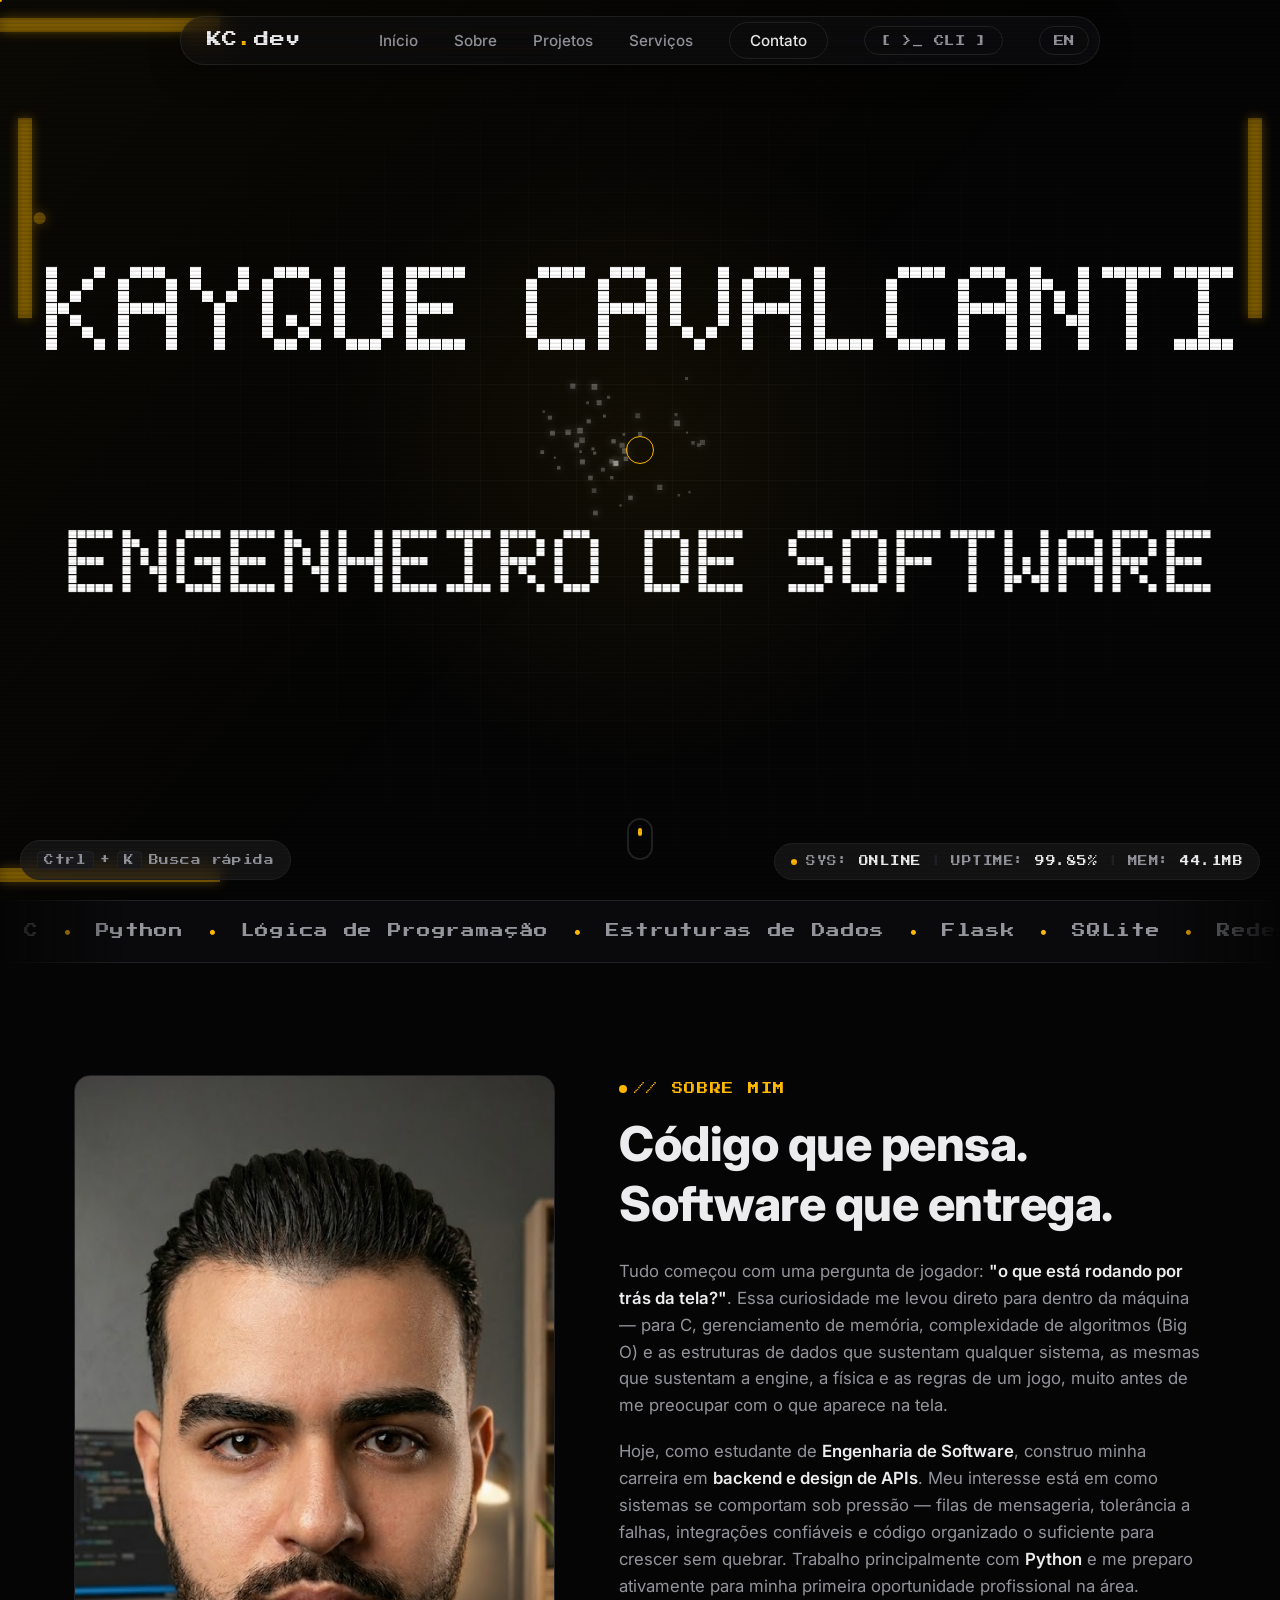
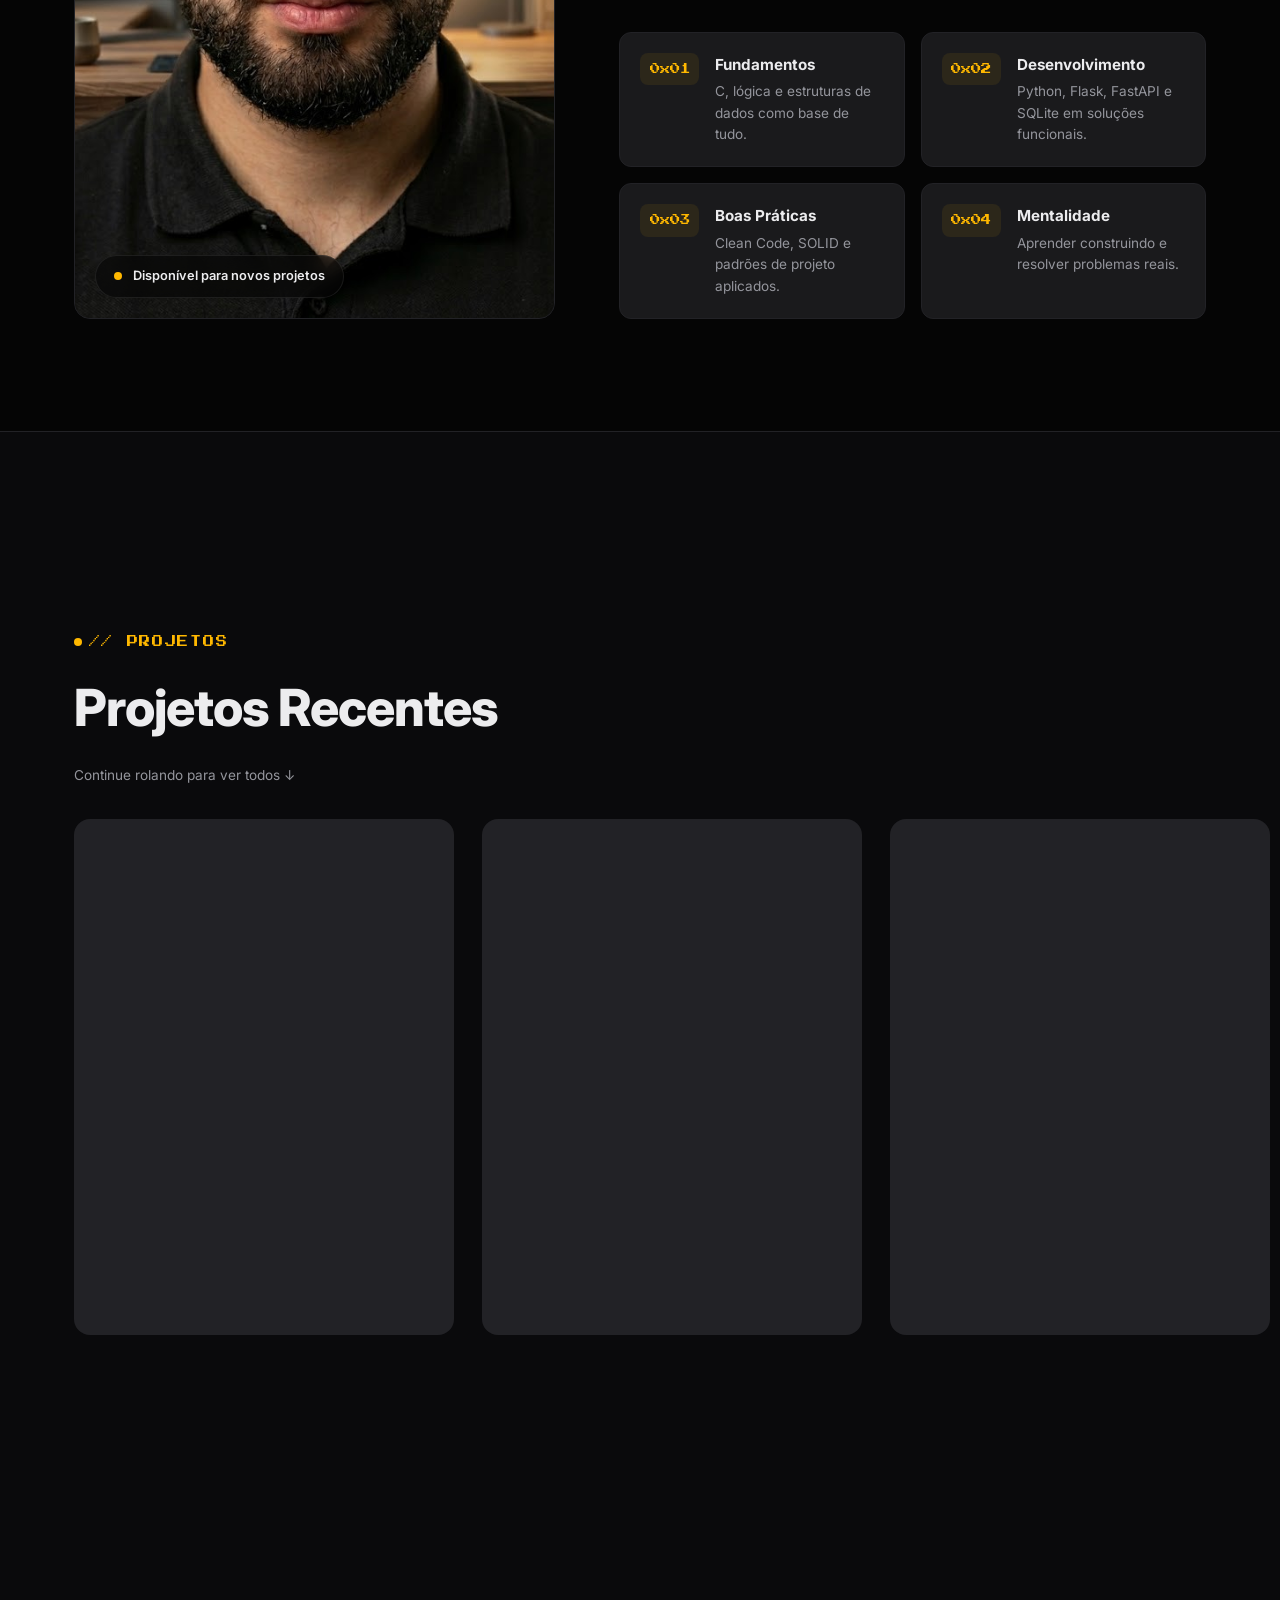
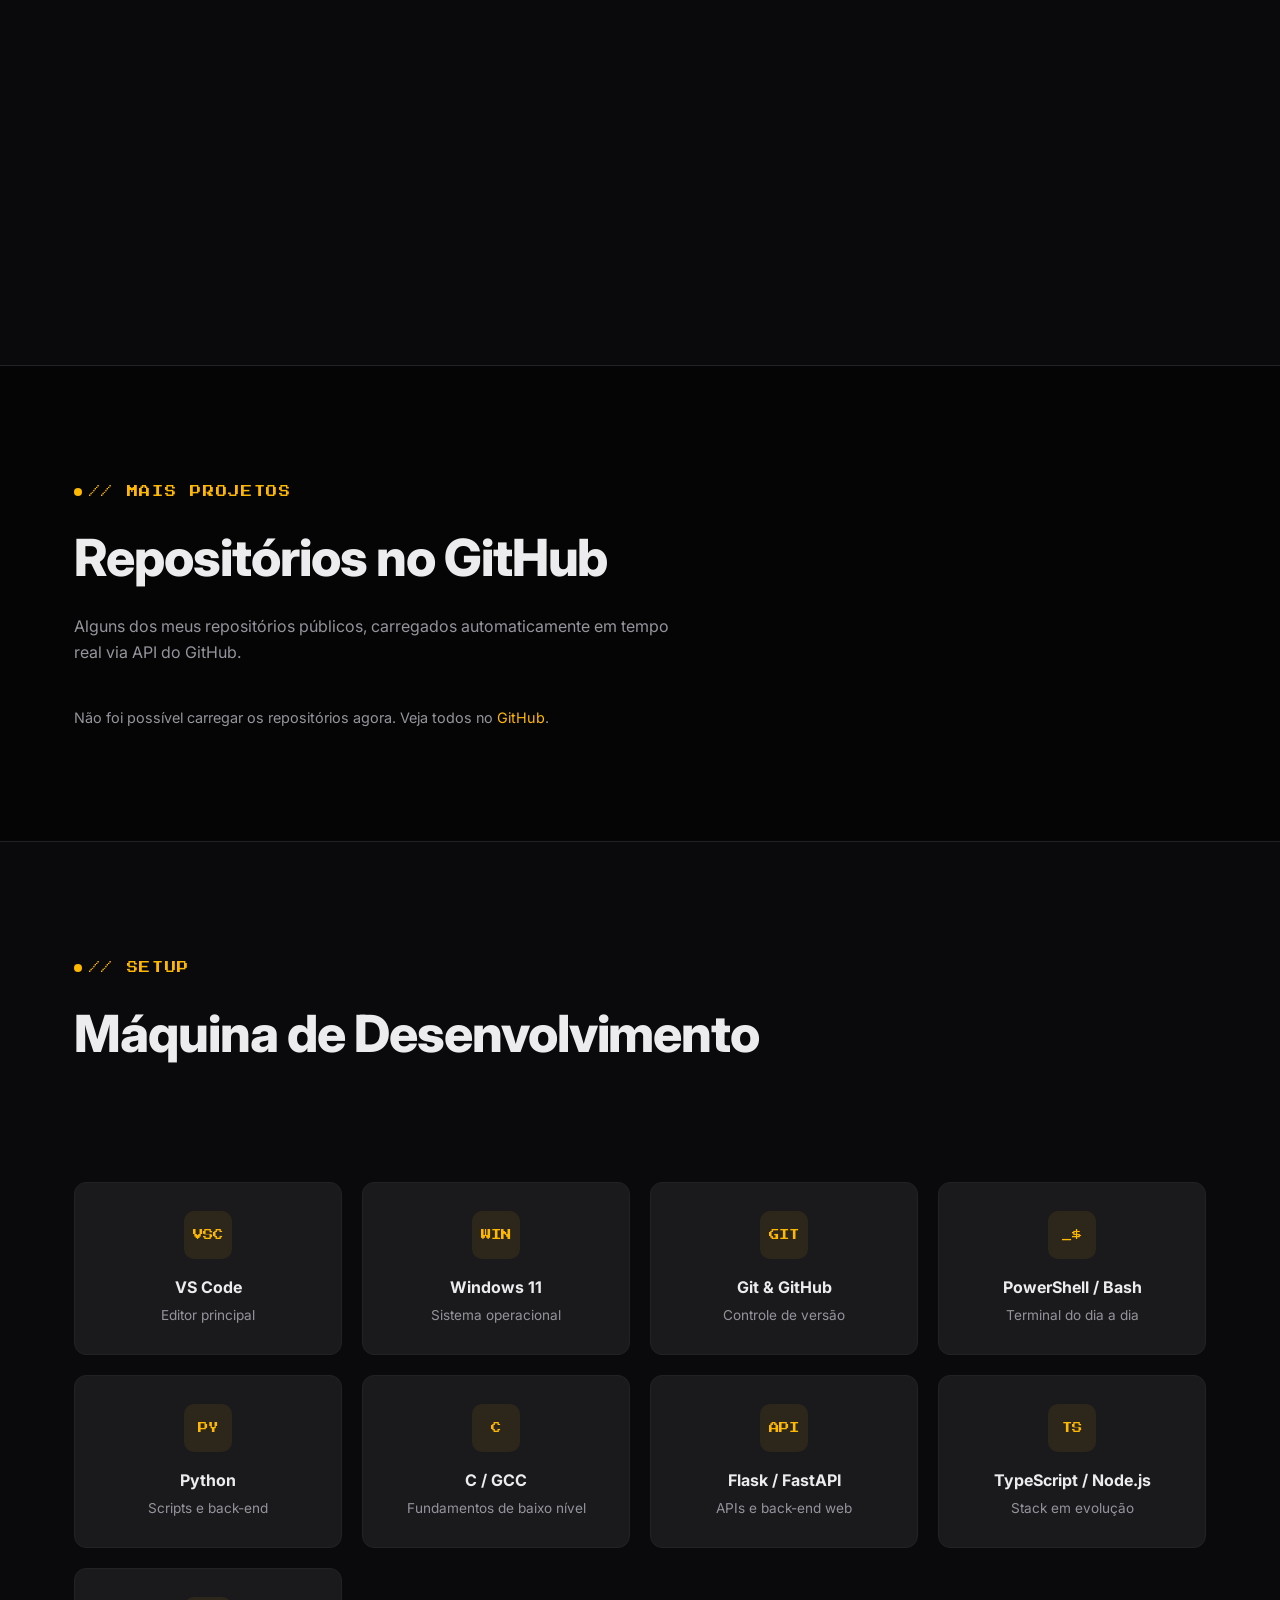
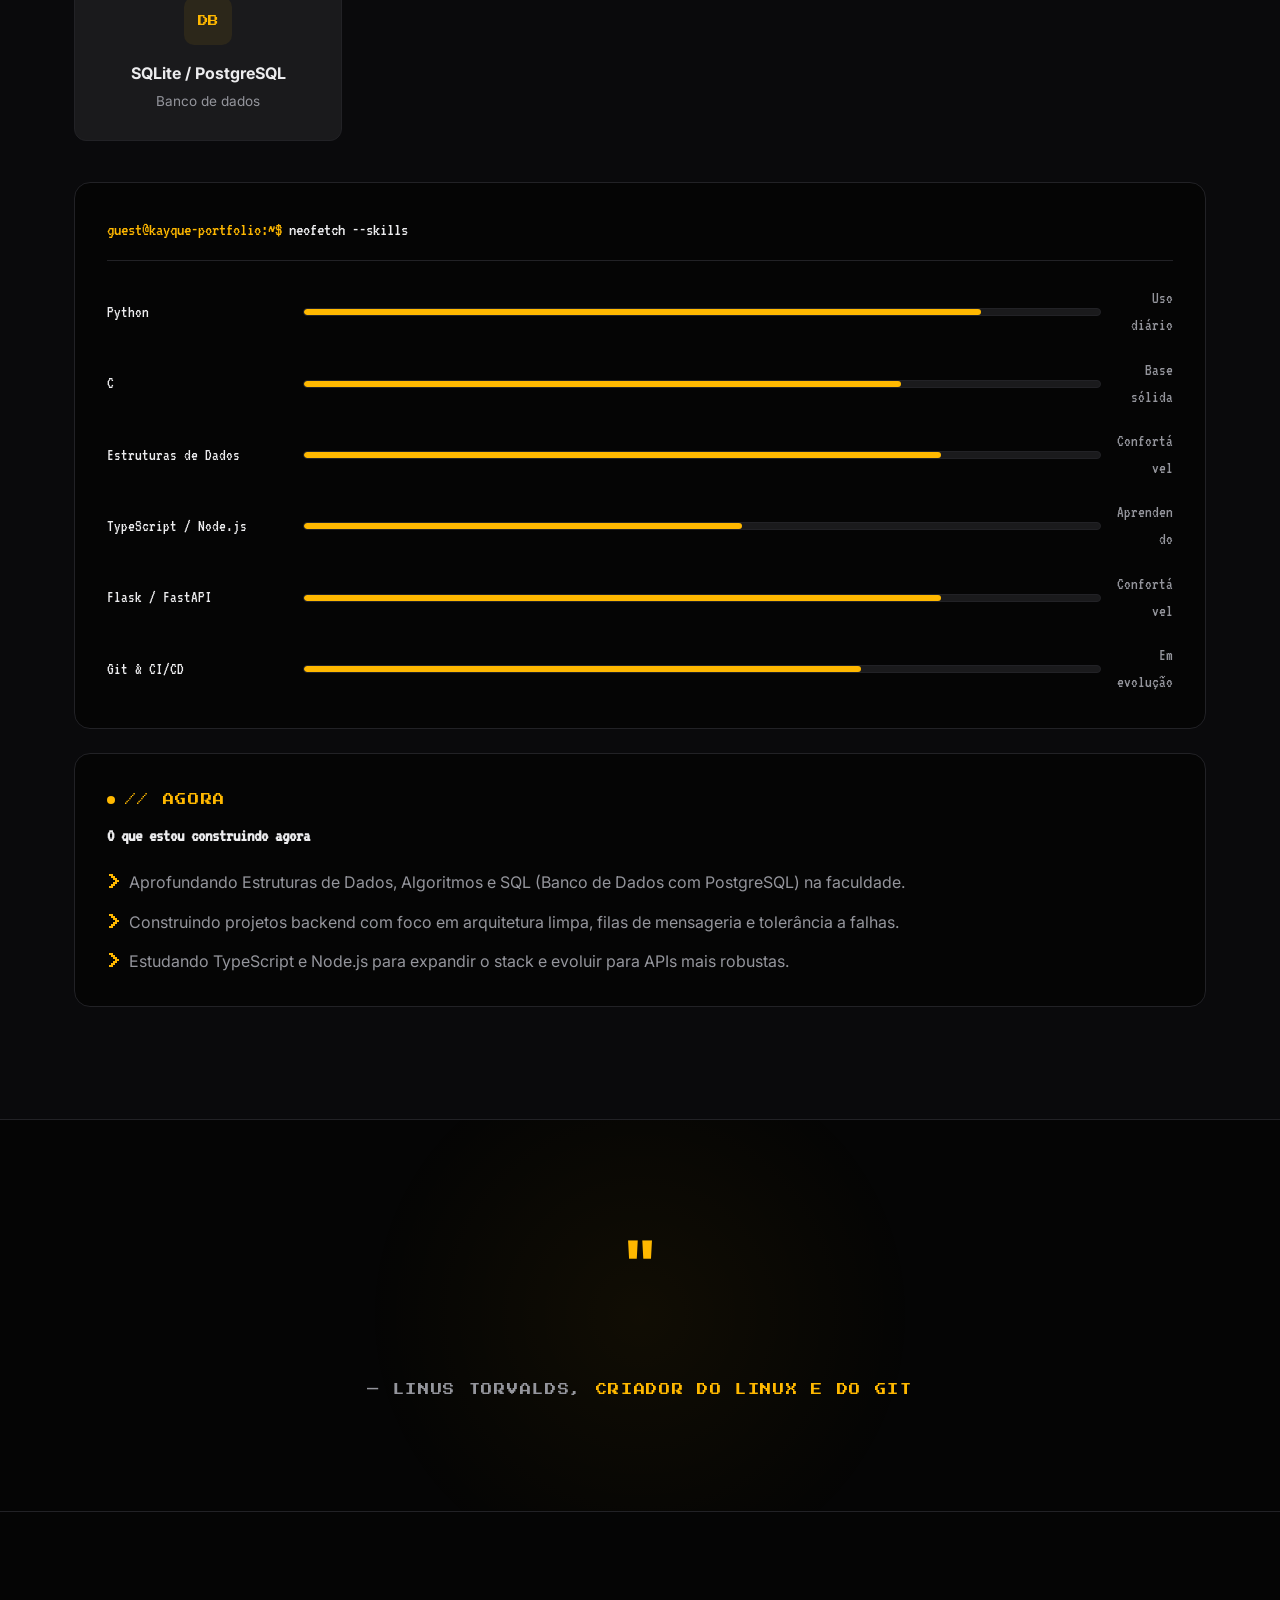
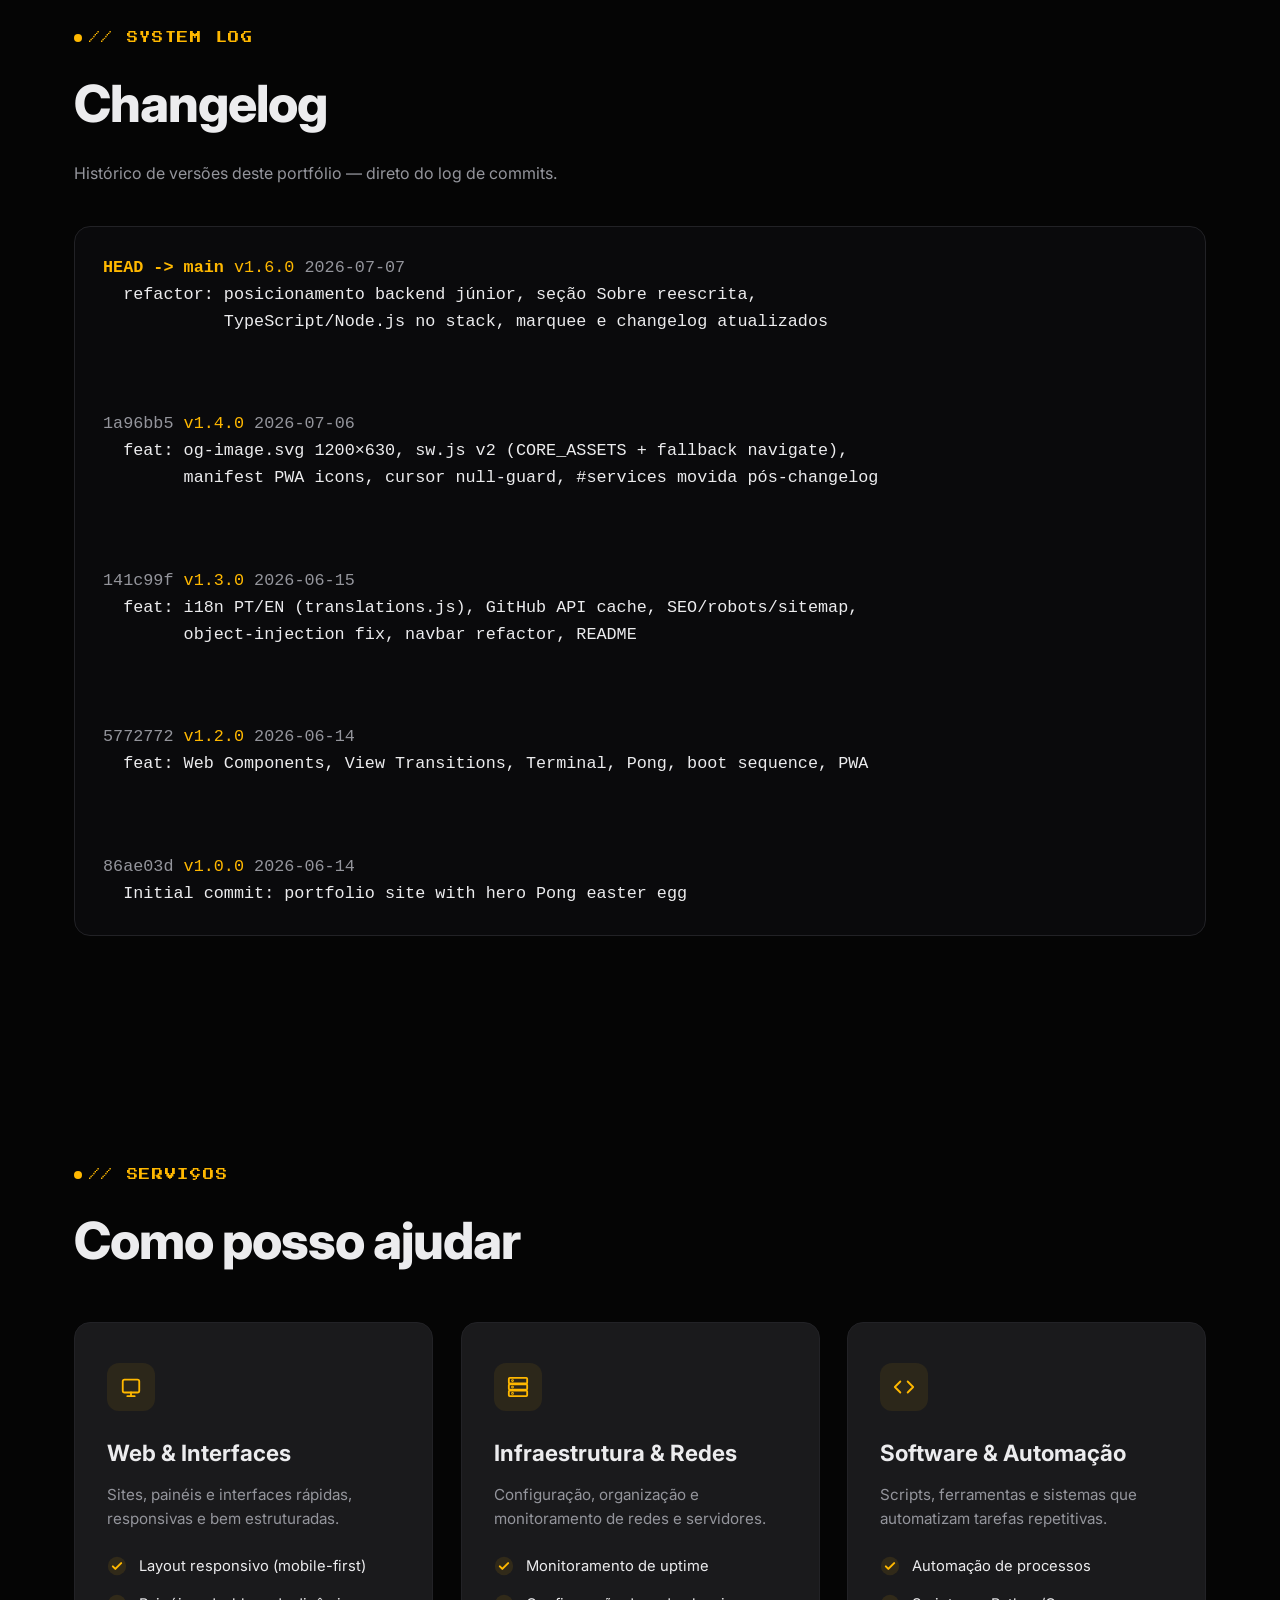
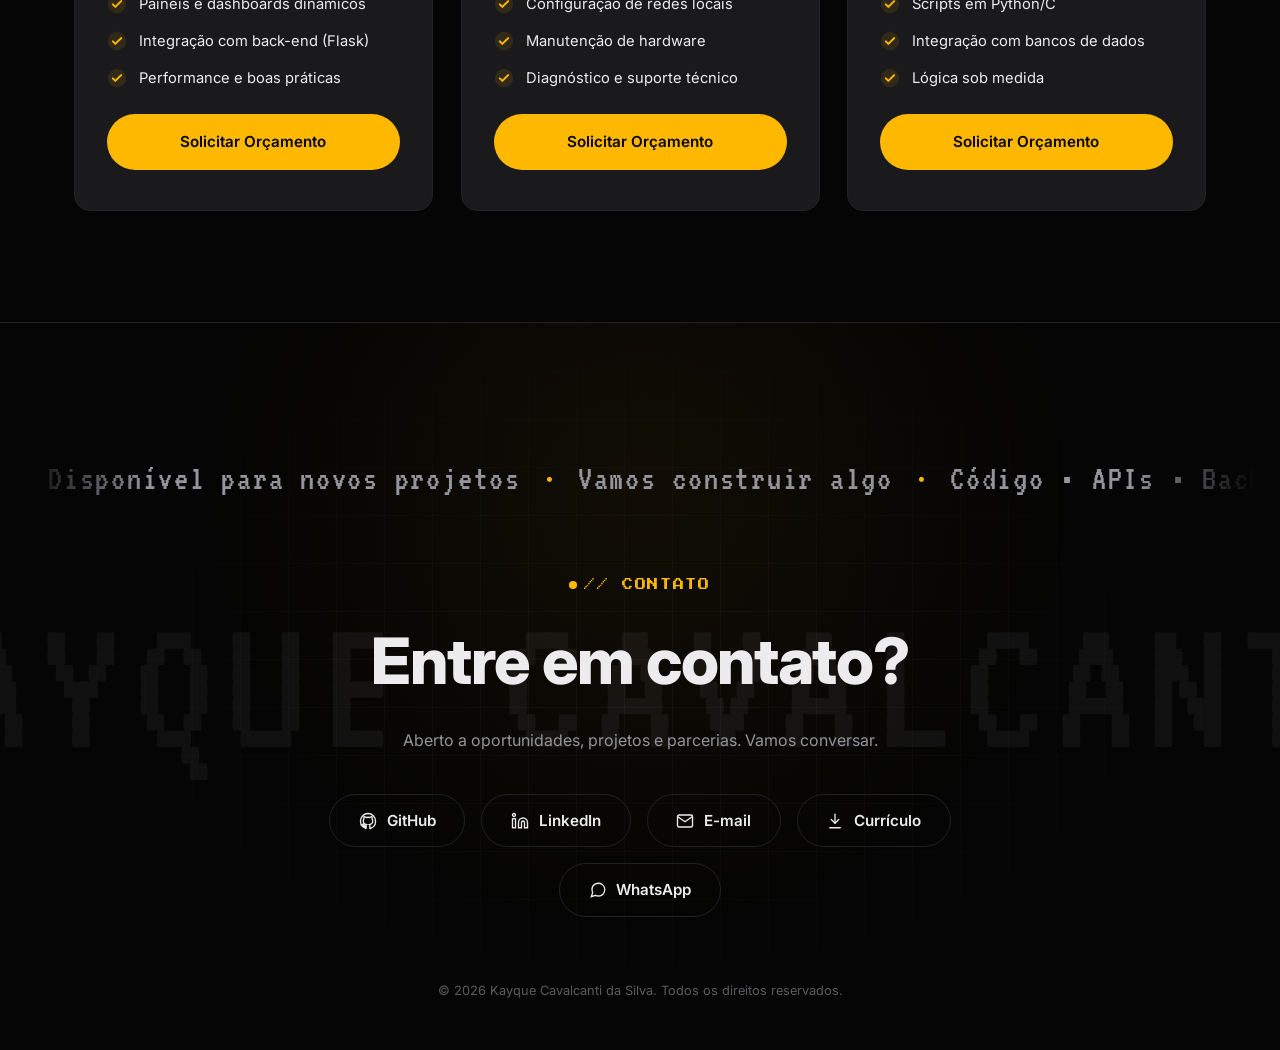
<file: index.html>
<!DOCTYPE html>
<html lang="pt-BR">
<head>
  <meta charset="UTF-8" />
  <meta name="viewport" content="width=device-width, initial-scale=1.0" />
  <title data-i18n="meta.title">Kayque Cavalcanti da Silva | Desenvolvedor Backend Júnior</title>
  <meta name="description" content="Portfólio de Kayque Cavalcanti da Silva — Desenvolvedor Backend Júnior | Técnico de TI | Estudante de Engenharia de Software." />
  <link rel="canonical" href="https://kayquecavalcanti.github.io/portifolio/" />

  <!-- Favicon -->
  <link rel="icon" type="image/svg+xml" href="favicon.svg" />

  <!-- PWA -->
  <link rel="manifest" href="manifest.json" />
  <meta name="theme-color" content="#050505" />

  <!-- Dados estruturados (SEO) -->
  <script type="application/ld+json">
  {
    "@context": "https://schema.org",
    "@type": "Person",
    "name": "Kayque Cavalcanti da Silva",
    "jobTitle": "Desenvolvedor Backend Júnior | Técnico de TI | Estudante de Engenharia de Software",
    "url": "https://kayquecavalcanti.github.io/portifolio/",
    "image": "https://kayquecavalcanti.github.io/portifolio/perfil.jpg",
    "sameAs": [
      "https://github.com/KayqueCavalcanti",
      "https://www.linkedin.com/in/kayque-cavalcanti-090438350/"
    ]
  }
  </script>

  <!-- Open Graph / Twitter Card -->
  <meta property="og:type" content="website" />
  <meta property="og:url" content="https://kayquecavalcanti.github.io/portifolio/" />
  <meta property="og:title" content="Kayque Cavalcanti da Silva | Desenvolvedor Backend Júnior" />
  <meta property="og:description" content="Portfólio de Kayque Cavalcanti da Silva — Desenvolvedor Backend Júnior | Técnico de TI | Estudante de Engenharia de Software." />
  <meta property="og:image" content="https://kayquecavalcanti.github.io/portifolio/og-image.svg" />
  <meta name="twitter:card" content="summary_large_image" />
  <meta name="twitter:title" content="Kayque Cavalcanti da Silva | Desenvolvedor Backend Júnior" />
  <meta name="twitter:description" content="Portfólio de Kayque Cavalcanti da Silva — Desenvolvedor Backend Júnior | Técnico de TI | Estudante de Engenharia de Software." />
  <meta name="twitter:image" content="https://kayquecavalcanti.github.io/portifolio/og-image.svg" />

  <!-- Fontes: Inter (corpo), VT323 (display/glitch), Press Start 2P (acentos pixelados) -->
  <link rel="preconnect" href="https://fonts.googleapis.com" />
  <link rel="preconnect" href="https://fonts.gstatic.com" crossorigin />
  <link href="https://fonts.googleapis.com/css2?family=Inter:wght@300;400;500;600;700;800&family=Press+Start+2P&family=VT323&display=swap" rel="stylesheet" />

  <!-- Adianta a conexão com a API do GitHub usada na seção "Mais projetos" -->
  <link rel="preconnect" href="https://api.github.com" />
  <link rel="dns-prefetch" href="https://api.github.com" />

  <link rel="stylesheet" href="styles.css" />
</head>
<body>

  <!-- Acessibilidade: link para pular direto ao conteúdo -->
  <a href="#main-content" class="skip-link" data-i18n="skipLink">Pular para o conteúdo principal</a>

  <!-- ============================ BOOT SEQUENCE ============================ -->
  <div class="boot-screen" id="bootScreen" aria-hidden="true">
    <pre class="boot-log" id="bootLog"></pre>
  </div>

  <!-- ============================ CURSOR CUSTOMIZADO ============================ -->
  <div class="custom-cursor" id="customCursor" aria-hidden="true"></div>
  <div class="custom-cursor-dot" id="customCursorDot" aria-hidden="true"></div>

  <!-- ============================ SCANLINES (CRT) ============================ -->
  <div class="crt-overlay" aria-hidden="true"></div>

  <!-- ============================ NAVBAR ============================ -->
  <nav class="navbar" id="navbar" aria-label="Navegação principal">
    <div class="container nav-container">
      <a href="#home" class="logo">KC<span class="dot">.</span>dev</a>

      <ul class="nav-links" id="navLinks">
        <li><a href="#home" class="nav-link" data-i18n="nav.home">Início</a></li>
        <li><a href="#about" class="nav-link" data-i18n="nav.about">Sobre</a></li>
        <li><a href="#projects" class="nav-link" data-i18n="nav.projects">Projetos</a></li>
        <li><a href="#services" class="nav-link" data-i18n="nav.services">Serviços</a></li>
        <li><a href="#contact" class="nav-link nav-cta" data-i18n="nav.contact">Contato</a></li>
        <li><button class="cli-toggle" id="cliToggle" type="button">[ &gt;_ CLI ]</button></li>
        <li><button class="lang-toggle" id="langToggle" type="button">EN</button></li>
      </ul>

      <button class="nav-toggle" id="navToggle" data-i18n-attr-aria-label="nav.openMenu" aria-label="Abrir menu">
        <span></span><span></span><span></span>
      </button>
    </div>
  </nav>

  <main id="main-content">

  <!-- ============================ HERO ============================ -->
  <header class="hero" id="home">
    <div class="hero-gradient" aria-hidden="true"></div>
    <canvas class="hero-pong" id="pongCanvas" aria-hidden="true"></canvas>
    <div class="hero-content">
      <h1 class="hero-title reveal" id="heroTitle"><span class="hero-title-text">KAYQUE CAVALCANTI</span></h1>
      <p class="hero-subtitle reveal" id="heroSubtitle" data-pong-text="Engenheiro de Software"><span class="hero-subtitle-text" data-i18n="hero.subtitle">Desenvolvedor Backend Júnior</span></p>
    </div>
    <div class="scroll-indicator"><span></span></div>
  </header>

  <!-- ============================ MARQUEE ============================ -->
  <div class="marquee">
    <div class="marquee-track" id="marqueeTrack">
      <!-- O grupo é duplicado via JS para garantir o loop perfeito -->
      <div class="marquee-group">
        <span class="marquee-item">C</span><span class="marquee-sep">•</span>
        <span class="marquee-item">Python</span><span class="marquee-sep">•</span>
        <span class="marquee-item" data-i18n="marquee.logic">Lógica de Programação</span><span class="marquee-sep">•</span>
        <span class="marquee-item" data-i18n="marquee.dataStructures">Estruturas de Dados</span><span class="marquee-sep">•</span>
        <span class="marquee-item">Flask</span><span class="marquee-sep">•</span>
        <span class="marquee-item">SQLite</span><span class="marquee-sep">•</span>
        <span class="marquee-item" data-i18n="marquee.networks">Redes</span><span class="marquee-sep">•</span>
        <span class="marquee-item">Hardware</span><span class="marquee-sep">•</span>
      </div>
    </div>
  </div>

  <!-- ============================ SOBRE ============================ -->
  <section class="about" id="about">
    <div class="container about-grid">
      <div class="about-image reveal">
        <img src="perfil.jpg" alt="Foto de perfil de Kayque Cavalcanti da Silva" width="687" height="955" loading="lazy" decoding="async" />
        <div class="availability-badge">
          <span class="pulse-dot"></span>
          <span data-i18n="about.badge">Disponível para novos projetos</span>
        </div>
      </div>

      <div class="about-content reveal">
        <span class="section-label" data-i18n="about.label">// Sobre mim</span>
        <h2 class="about-title" data-i18n-html="about.title">Código que pensa.<br />Infraestrutura que resolve.</h2>
        <p class="about-text" data-i18n-html="about.p1">
          Tudo começou com uma pergunta de jogador: <strong>"o que está rodando por trás da tela?"</strong>.
          Essa curiosidade me levou direto para dentro da máquina — para C, gerenciamento de memória,
          complexidade de algoritmos (Big O) e as estruturas de dados que sustentam qualquer sistema,
          as mesmas que sustentam a engine, a física e as regras de um jogo, muito antes de me
          preocupar com o que aparece na tela.
        </p>
        <p class="about-text" data-i18n-html="about.p2">
          Hoje, como <strong>Técnico de TI</strong> e estudante de <strong>Engenharia de Software</strong>,
          uso essa base para construir coisas que funcionam de ponta a ponta: do cabo de rede ao
          código, da infraestrutura ao painel que mostra os resultados. Gosto de pegar um problema
          real, entender cada camada e cada estado envolvido — como quem estuda as regras de um jogo —
          e entregar uma solução que simplesmente funciona.
        </p>

        <div class="about-focus-grid">
          <div class="focus-item">
            <span class="focus-icon">0x01</span>
            <div>
              <h4 data-i18n="about.focus.f1Title">Fundamentos</h4>
              <p data-i18n="about.focus.f1Text">C, lógica e estruturas de dados como base de tudo.</p>
            </div>
          </div>
          <div class="focus-item">
            <span class="focus-icon">0x02</span>
            <div>
              <h4 data-i18n="about.focus.f2Title">Desenvolvimento</h4>
              <p data-i18n="about.focus.f2Text">Python, Flask, FastAPI e SQLite em soluções funcionais.</p>
            </div>
          </div>
          <div class="focus-item">
            <span class="focus-icon">0x03</span>
            <div>
              <h4 data-i18n="about.focus.f3Title">Infraestrutura</h4>
              <p data-i18n="about.focus.f3Text">Redes, hardware e monitoramento na prática.</p>
            </div>
          </div>
          <div class="focus-item">
            <span class="focus-icon">0x04</span>
            <div>
              <h4 data-i18n="about.focus.f4Title">Mentalidade</h4>
              <p data-i18n="about.focus.f4Text">Aprender construindo e resolver problemas reais.</p>
            </div>
          </div>
        </div>
      </div>
    </div>
  </section>

  <!-- ============================ PROJETOS ============================ -->
  <section class="projects" id="projects">
   <div class="projects-pin" id="projectsPin">
    <div class="projects-sticky">
    <div class="container">
      <span class="section-label reveal" data-i18n="projects.label">// Projetos</span>
      <h2 class="section-title reveal" data-i18n="projects.title">Projetos Recentes</h2>
      <p class="scroll-hint reveal" id="projectsHint" data-i18n="projects.hintDrag">Arraste para o lado →</p>

      <div class="projects-grid" id="projectsGrid">

        <!-- Card 1: Torre de Comando (destaque) -->
        <project-card
          class="reveal"
          featured
          number="LVL. 01"
          title="Torre de Comando"
          data-i18n-title="projects.cards.torreDeComando.title"
          github="https://github.com/KayqueCavalcanti/command-tower"
          case-study="torre-de-comando"
        >
          <p slot="description" data-i18n="projects.cards.torreDeComando.description">
            Dashboard de monitoramento e auditoria de ferramentas DevOps (GitLab, Nexus, UrbanCode, Apptio)
            em Python/Flask, aplicando Clean Code, Design Patterns (Strategy, Factory, Singleton) e SOLID.
            Inclui histórico em SQLite, alertas via Slack, testes unitários e pipeline de CI/CD no GitLab.
          </p>
          <span slot="tags" class="tag">Python</span>
          <span slot="tags" class="tag">Flask</span>
          <span slot="tags" class="tag">SOLID</span>
          <span slot="tags" class="tag">CI/CD</span>
        </project-card>

        <!-- Card 2: Painel de Monitoramento -->
        <project-card
          class="reveal reveal-delay-1"
          number="LVL. 02"
          title="Painel de Monitoramento"
          data-i18n-title="projects.cards.painelMonitoramento.title"
          github="https://github.com/KayqueCavalcanti/dashboard-interativo"
          case-study="painel-monitoramento"
        >
          <p slot="description" data-i18n="projects.cards.painelMonitoramento.description">
            Dashboard de monitoramento de sistemas em tempo real, com telemetria via WebSocket
            de CPU, RAM, disco, rede e processos, gráficos reativos, histórico persistido em
            SQLite e alertas de limite configuráveis.
          </p>
          <span slot="tags" class="tag">Python</span>
          <span slot="tags" class="tag">Flask</span>
          <span slot="tags" class="tag">WebSocket</span>
          <span slot="tags" class="tag">Vanilla JS</span>
        </project-card>

        <!-- Card 3: Processador OCR de PDF Assíncrono -->
        <project-card
          class="reveal reveal-delay-2"
          number="LVL. 03"
          title="Processador OCR de PDF"
          data-i18n-title="projects.cards.processadorOcr.title"
          github="https://github.com/KayqueCavalcanti/processador-pdfs"
          case-study="processador-ocr"
        >
          <p slot="description" data-i18n="projects.cards.processadorOcr.description">
            API REST em FastAPI que recebe uploads de PDF e enfileira o processamento com
            RabbitMQ (DLQ + retry com backoff exponencial), extraindo texto via parsing nativo
            com fallback de OCR (Tesseract) para documentos digitalizados, com persistência em
            SQLite e cobertura de testes de integração.
          </p>
          <span slot="tags" class="tag">FastAPI</span>
          <span slot="tags" class="tag">RabbitMQ</span>
          <span slot="tags" class="tag">OCR</span>
          <span slot="tags" class="tag">Tesseract</span>
        </project-card>

        <!-- Card 4: Sistema de Cotação -->
        <project-card
          class="reveal"
          number="LVL. 04"
          title="Sistema de Cotação"
          data-i18n-title="projects.cards.sistemaCotacao.title"
          github="https://github.com/KayqueCavalcanti/quotation-system"
          case-study="sistema-cotacao"
        >
          <p slot="description" data-i18n="projects.cards.sistemaCotacao.description">
            Sistema de orçamento e cotação com backend em FastAPI e frontend em HTML, CSS e
            JavaScript, automatizando o fluxo entre solicitação e proposta.
          </p>
          <span slot="tags" class="tag">FastAPI</span>
          <span slot="tags" class="tag">HTML/CSS/JS</span>
          <span slot="tags" class="tag">Automação</span>
        </project-card>

        <!-- Card 5: Em breve -->
        <article class="project-card coming-soon reveal reveal-delay-1">
          <div class="card-inner">
            <span class="coming-soon-icon">_</span>
            <h3 data-i18n="projects.comingSoon.title">Próximo Projeto</h3>
            <p data-i18n="projects.comingSoon.text">Algo novo está sendo compilado. Em construção.</p>
          </div>
        </article>

      </div>
    </div>
    </div>
   </div>
  </section>

  <!-- ============================ MAIS PROJETOS (GITHUB) ============================ -->
  <section class="github-projects" id="github-projects">
    <div class="container">
      <span class="section-label reveal" data-i18n="github.label">// Mais Projetos</span>
      <h2 class="section-title reveal" data-i18n="github.title">Repositórios no GitHub</h2>
      <p class="section-intro reveal" data-i18n="github.intro">
        Alguns dos meus repositórios públicos, carregados automaticamente em tempo real via API do GitHub.
      </p>

      <div class="github-grid" id="githubGrid">
        <p class="github-status" data-i18n="github.loading">Carregando repositórios...</p>
      </div>
    </div>
  </section>

  <!-- ============================ MÁQUINA DE DESENVOLVIMENTO ============================ -->
  <section class="dev-machine" id="dev-machine">
    <div class="container">
      <span class="section-label reveal" data-i18n="devMachine.label">// Setup</span>
      <h2 class="section-title reveal" data-i18n="devMachine.title">Máquina de Desenvolvimento</h2>
      <p class="section-intro reveal" data-i18n="devMachine.intro">
        As ferramentas que uso no dia a dia para programar, testar e colocar projetos no ar.
      </p>

      <div class="tools-grid">
        <div class="tool-card reveal">
          <span class="tool-icon">VSC</span>
          <h4 data-i18n="devMachine.tools.vscodeTitle">VS Code</h4>
          <p data-i18n="devMachine.tools.vscodeDesc">Editor principal</p>
        </div>
        <div class="tool-card reveal reveal-delay-1">
          <span class="tool-icon">WIN</span>
          <h4 data-i18n="devMachine.tools.windowsTitle">Windows 11</h4>
          <p data-i18n="devMachine.tools.windowsDesc">Sistema operacional</p>
        </div>
        <div class="tool-card reveal reveal-delay-2">
          <span class="tool-icon">GIT</span>
          <h4 data-i18n-html="devMachine.tools.gitTitle">Git &amp; GitHub</h4>
          <p data-i18n="devMachine.tools.gitDesc">Controle de versão</p>
        </div>
        <div class="tool-card reveal reveal-delay-3">
          <span class="tool-icon">_$</span>
          <h4 data-i18n="devMachine.tools.shellTitle">PowerShell / Bash</h4>
          <p data-i18n="devMachine.tools.shellDesc">Terminal do dia a dia</p>
        </div>
        <div class="tool-card reveal">
          <span class="tool-icon">PY</span>
          <h4 data-i18n="devMachine.tools.pythonTitle">Python</h4>
          <p data-i18n="devMachine.tools.pythonDesc">Scripts e back-end</p>
        </div>
        <div class="tool-card reveal reveal-delay-1">
          <span class="tool-icon">C</span>
          <h4 data-i18n="devMachine.tools.cTitle">C / GCC</h4>
          <p data-i18n="devMachine.tools.cDesc">Fundamentos de baixo nível</p>
        </div>
        <div class="tool-card reveal reveal-delay-2">
          <span class="tool-icon">API</span>
          <h4 data-i18n="devMachine.tools.apiTitle">Flask / FastAPI</h4>
          <p data-i18n="devMachine.tools.apiDesc">APIs e back-end web</p>
        </div>
        <div class="tool-card reveal reveal-delay-3">
          <span class="tool-icon">TS</span>
          <h4 data-i18n="devMachine.tools.tsTitle">TypeScript / Node.js</h4>
          <p data-i18n="devMachine.tools.tsDesc">Stack em evolução</p>
        </div>
        <div class="tool-card reveal">
          <span class="tool-icon">DB</span>
          <h4 data-i18n="devMachine.tools.dbTitle">SQLite / PostgreSQL</h4>
          <p data-i18n="devMachine.tools.dbDesc">Banco de dados</p>
        </div>
      </div>

      <div class="specs-panel reveal">
        <div class="specs-header">
          <span class="specs-prompt">guest@kayque-portfolio:~$</span> neofetch --skills
        </div>
        <div class="specs-grid">
          <div class="spec-row">
            <span class="spec-label">Python</span>
            <span class="spec-bar"><span class="spec-fill" style="--target-width: 85%"></span></span>
            <span class="spec-value" data-i18n="devMachine.specs.pythonLevel">Uso diário</span>
          </div>
          <div class="spec-row">
            <span class="spec-label">C</span>
            <span class="spec-bar"><span class="spec-fill" style="--target-width: 75%"></span></span>
            <span class="spec-value" data-i18n="devMachine.specs.cLevel">Base sólida</span>
          </div>
          <div class="spec-row">
            <span class="spec-label" data-i18n-html="devMachine.specs.dataStructures">Estruturas de Dados</span>
            <span class="spec-bar"><span class="spec-fill" style="--target-width: 80%"></span></span>
            <span class="spec-value" data-i18n="devMachine.specs.dataStructuresLevel">Confortável</span>
          </div>
          <div class="spec-row">
            <span class="spec-label">TypeScript / Node.js</span>
            <span class="spec-bar"><span class="spec-fill" style="--target-width: 55%"></span></span>
            <span class="spec-value" data-i18n="devMachine.specs.tsNodeLevel">Aprendendo</span>
          </div>
          <div class="spec-row">
            <span class="spec-label">Flask / FastAPI</span>
            <span class="spec-bar"><span class="spec-fill" style="--target-width: 80%"></span></span>
            <span class="spec-value" data-i18n="devMachine.specs.flaskLevel">Confortável</span>
          </div>
          <div class="spec-row">
            <span class="spec-label">Git &amp; CI/CD</span>
            <span class="spec-bar"><span class="spec-fill" style="--target-width: 70%"></span></span>
            <span class="spec-value" data-i18n="devMachine.specs.gitLevel">Em evolução</span>
          </div>
        </div>
      </div>

      <div class="now-panel reveal">
        <div class="now-header">
          <span class="pulse-dot"></span>
          <span class="now-label" data-i18n="now.label">// Agora</span>
        </div>
        <h3 class="now-title" data-i18n="now.title">O que estou construindo agora</h3>
        <ul class="now-list">
          <li data-i18n="now.item1">Aprofundando Estruturas de Dados e Algoritmos (notação Big O) na faculdade de Engenharia de Software.</li>
          <li data-i18n="now.item2">Construindo uma nova ferramenta de automação para monitoramento de redes em Python.</li>
          <li data-i18n="now.item3">Estudando Docker e pipelines de CI/CD para evoluir os projetos atuais.</li>
        </ul>
      </div>
    </div>
  </section>

  <!-- ============================ FRASE DE IMPACTO ============================ -->
  <section class="quote-section">
    <div class="container">
      <p class="quote-mark reveal" aria-hidden="true">"</p>
      <p class="quote-text reveal">
        Talk is cheap. <span class="quote-highlight">Show me the code.</span>
      </p>
      <p class="quote-author reveal" data-i18n-html="quote.author">— Linus Torvalds, <span>criador do Linux e do Git</span></p>
    </div>
  </section>

  <!-- ============================ SYSTEM LOG (CHANGELOG) ============================ -->
  <section class="changelog" id="changelog">
    <div class="container">
      <span class="section-label reveal" data-i18n="changelog.label">// System Log</span>
      <h2 class="section-title reveal" data-i18n="changelog.title">Changelog</h2>
      <p class="section-intro reveal" data-i18n="changelog.intro">Histórico de versões deste portfólio — direto do log de commits.</p>

      <pre class="changelog-log reveal"><code><span class="log-entry"><span class="log-head">HEAD -&gt; main</span> <span class="log-tag">v1.6.0</span> <span class="log-date">2026-07-07</span>
  refactor: posicionamento backend júnior, seção Sobre reescrita,
            TypeScript/Node.js no stack, marquee e changelog atualizados</span>

<span class="log-entry"><span class="log-hash">1a96bb5</span> <span class="log-tag">v1.4.0</span> <span class="log-date">2026-07-06</span>
  feat: og-image.svg 1200×630, sw.js v2 (CORE_ASSETS + fallback navigate),
        manifest PWA icons, cursor null-guard, #services movida pós-changelog</span>

<span class="log-entry"><span class="log-hash">141c99f</span> <span class="log-tag">v1.3.0</span> <span class="log-date">2026-06-15</span>
  feat: i18n PT/EN (translations.js), GitHub API cache, SEO/robots/sitemap,
        object-injection fix, navbar refactor, README</span>

<span class="log-entry"><span class="log-hash">5772772</span> <span class="log-tag">v1.2.0</span> <span class="log-date">2026-06-14</span>
  feat: Web Components, View Transitions, Terminal, Pong, boot sequence, PWA</span>

<span class="log-entry"><span class="log-hash">86ae03d</span> <span class="log-tag">v1.0.0</span> <span class="log-date">2026-06-14</span>
  Initial commit: portfolio site with hero Pong easter egg</span></code></pre>
    </div>
  </section>

  <!-- ============================ SERVIÇOS ============================ -->
  <section class="services" id="services">
    <div class="container">
      <span class="section-label reveal" data-i18n="services.label">// Serviços</span>
      <h2 class="section-title reveal" data-i18n="services.title">Como posso ajudar</h2>

      <div class="services-grid">

        <!-- Serviço 1 -->
        <div class="service-card reveal">
          <div class="service-icon">
            <svg width="22" height="22" viewBox="0 0 24 24" fill="none" stroke="currentColor" stroke-width="2" stroke-linecap="round" stroke-linejoin="round"><rect x="3" y="4" width="18" height="14" rx="2"/><line x1="8" y1="22" x2="16" y2="22"/><line x1="12" y1="18" x2="12" y2="22"/></svg>
          </div>
          <h3 data-i18n-html="services.card1.title">Web &amp; Interfaces</h3>
          <p data-i18n="services.card1.desc">Sites, painéis e interfaces rápidas, responsivas e bem estruturadas.</p>
          <ul class="service-list">
            <li><svg class="check-icon" viewBox="0 0 24 24"><circle cx="12" cy="12" r="11"/><path d="M7 12.5l3 3 7-7"/></svg> <span data-i18n="services.card1.item1">Layout responsivo (mobile-first)</span></li>
            <li><svg class="check-icon" viewBox="0 0 24 24"><circle cx="12" cy="12" r="11"/><path d="M7 12.5l3 3 7-7"/></svg> <span data-i18n="services.card1.item2">Painéis e dashboards dinâmicos</span></li>
            <li><svg class="check-icon" viewBox="0 0 24 24"><circle cx="12" cy="12" r="11"/><path d="M7 12.5l3 3 7-7"/></svg> <span data-i18n="services.card1.item3">Integração com back-end (Flask)</span></li>
            <li><svg class="check-icon" viewBox="0 0 24 24"><circle cx="12" cy="12" r="11"/><path d="M7 12.5l3 3 7-7"/></svg> <span data-i18n="services.card1.item4">Performance e boas práticas</span></li>
          </ul>
          <a href="#" class="btn btn-primary btn-block wa-btn" target="_blank" rel="noopener noreferrer" data-message="Olá! Vi seu portfólio e tenho um projeto de site/interface. Podemos conversar sobre um orçamento?" data-i18n="services.requestQuote">Solicitar Orçamento</a>
        </div>

        <!-- Serviço 2 -->
        <div class="service-card reveal reveal-delay-1">
          <div class="service-icon">
            <svg width="22" height="22" viewBox="0 0 24 24" fill="none" stroke="currentColor" stroke-width="2" stroke-linecap="round" stroke-linejoin="round"><rect x="2" y="2" width="20" height="6" rx="1"/><rect x="2" y="9" width="20" height="6" rx="1"/><rect x="2" y="16" width="20" height="6" rx="1"/><circle cx="6" cy="5" r="0.5"/><circle cx="6" cy="12" r="0.5"/><circle cx="6" cy="19" r="0.5"/></svg>
          </div>
          <h3 data-i18n-html="services.card2.title">Infraestrutura &amp; Redes</h3>
          <p data-i18n="services.card2.desc">Configuração, organização e monitoramento de redes e servidores.</p>
          <ul class="service-list">
            <li><svg class="check-icon" viewBox="0 0 24 24"><circle cx="12" cy="12" r="11"/><path d="M7 12.5l3 3 7-7"/></svg> <span data-i18n="services.card2.item1">Monitoramento de uptime</span></li>
            <li><svg class="check-icon" viewBox="0 0 24 24"><circle cx="12" cy="12" r="11"/><path d="M7 12.5l3 3 7-7"/></svg> <span data-i18n="services.card2.item2">Configuração de redes locais</span></li>
            <li><svg class="check-icon" viewBox="0 0 24 24"><circle cx="12" cy="12" r="11"/><path d="M7 12.5l3 3 7-7"/></svg> <span data-i18n="services.card2.item3">Manutenção de hardware</span></li>
            <li><svg class="check-icon" viewBox="0 0 24 24"><circle cx="12" cy="12" r="11"/><path d="M7 12.5l3 3 7-7"/></svg> <span data-i18n="services.card2.item4">Diagnóstico e suporte técnico</span></li>
          </ul>
          <a href="#" class="btn btn-primary btn-block wa-btn" target="_blank" rel="noopener noreferrer" data-message="Olá! Vi seu portfólio e preciso de ajuda com infraestrutura/redes. Podemos conversar?" data-i18n="services.requestQuote">Solicitar Orçamento</a>
        </div>

        <!-- Serviço 3 -->
        <div class="service-card reveal reveal-delay-2">
          <div class="service-icon">
            <svg width="22" height="22" viewBox="0 0 24 24" fill="none" stroke="currentColor" stroke-width="2" stroke-linecap="round" stroke-linejoin="round"><polyline points="16 18 22 12 16 6"/><polyline points="8 6 2 12 8 18"/></svg>
          </div>
          <h3 data-i18n-html="services.card3.title">Software &amp; Automação</h3>
          <p data-i18n="services.card3.desc">Scripts, ferramentas e sistemas que automatizam tarefas repetitivas.</p>
          <ul class="service-list">
            <li><svg class="check-icon" viewBox="0 0 24 24"><circle cx="12" cy="12" r="11"/><path d="M7 12.5l3 3 7-7"/></svg> <span data-i18n="services.card3.item1">Automação de processos</span></li>
            <li><svg class="check-icon" viewBox="0 0 24 24"><circle cx="12" cy="12" r="11"/><path d="M7 12.5l3 3 7-7"/></svg> <span data-i18n="services.card3.item2">Scripts em Python/C</span></li>
            <li><svg class="check-icon" viewBox="0 0 24 24"><circle cx="12" cy="12" r="11"/><path d="M7 12.5l3 3 7-7"/></svg> <span data-i18n="services.card3.item3">Integração com bancos de dados</span></li>
            <li><svg class="check-icon" viewBox="0 0 24 24"><circle cx="12" cy="12" r="11"/><path d="M7 12.5l3 3 7-7"/></svg> <span data-i18n="services.card3.item4">Lógica sob medida</span></li>
          </ul>
          <a href="#" class="btn btn-primary btn-block wa-btn" target="_blank" rel="noopener noreferrer" data-message="Olá! Vi seu portfólio e tenho uma ideia de automação/software. Podemos conversar sobre um orçamento?" data-i18n="services.requestQuote">Solicitar Orçamento</a>
        </div>

      </div>
    </div>
  </section>

  </main>

  <!-- ============================ FOOTER ============================ -->
  <footer class="footer" id="contact">
    <div class="footer-glow" aria-hidden="true"></div>
    <h2 class="footer-bg-text" aria-hidden="true">KAYQUE CAVALCANTI</h2>

    <div class="footer-marquee">
      <div class="marquee-track" id="footerMarqueeTrack">
        <div class="marquee-group">
          <span class="marquee-item" data-i18n="footer.marquee1">Disponível para novos projetos</span><span class="marquee-sep">•</span>
          <span class="marquee-item" data-i18n="footer.marquee2">Vamos construir algo</span><span class="marquee-sep">•</span>
          <span class="marquee-item" data-i18n="footer.marquee3">Código • Redes • Infraestrutura</span><span class="marquee-sep">•</span>
          <span class="marquee-item" data-i18n="footer.marquee4">Aberto a freelas e parcerias</span><span class="marquee-sep">•</span>
        </div>
      </div>
    </div>

    <div class="footer-content reveal">
      <span class="section-label" data-i18n="footer.label">// Contato</span>
      <h2 class="footer-title" data-i18n="footer.title">Entre em contato?</h2>
      <p class="footer-text" data-i18n="footer.text">Aberto a oportunidades, projetos e parcerias. Vamos conversar.</p>

      <div class="footer-links">
        <a href="https://github.com/KayqueCavalcanti?tab=repositories" target="_blank" rel="noopener noreferrer" class="oval-link">
          <svg viewBox="0 0 24 24"><path d="M12 2C6.48 2 2 6.58 2 12.25c0 4.51 2.87 8.33 6.84 9.68.5.1.68-.22.68-.49 0-.24-.01-.87-.01-1.7-2.78.62-3.37-1.36-3.37-1.36-.45-1.18-1.11-1.49-1.11-1.49-.91-.64.07-.63.07-.63 1 .07 1.53 1.05 1.53 1.05.89 1.56 2.34 1.11 2.91.85.09-.66.34-1.11.62-1.36-2.22-.26-4.55-1.14-4.55-5.07 0-1.12.39-2.04 1.03-2.76-.1-.26-.45-1.31.1-2.72 0 0 .84-.27 2.75 1.05a9.4 9.4 0 0 1 5 0c1.91-1.32 2.75-1.05 2.75-1.05.55 1.41.2 2.46.1 2.72.64.72 1.03 1.64 1.03 2.76 0 3.94-2.34 4.81-4.57 5.06.36.32.67.94.67 1.9 0 1.37-.01 2.48-.01 2.82 0 .27.18.6.69.49A10.02 10.02 0 0 0 22 12.25C22 6.58 17.52 2 12 2z"/></svg>
          <span data-i18n="footer.links.github">GitHub</span>
        </a>
        <a href="https://www.linkedin.com/in/kayque-cavalcanti-090438350/" target="_blank" rel="noopener noreferrer" class="oval-link">
          <svg viewBox="0 0 24 24"><path d="M16 8a6 6 0 0 1 6 6v7h-4v-7a2 2 0 0 0-2-2 2 2 0 0 0-2 2v7h-4v-7a6 6 0 0 1 6-6z"/><rect x="2" y="9" width="4" height="12"/><circle cx="4" cy="4" r="2"/></svg>
          <span data-i18n="footer.links.linkedin">LinkedIn</span>
        </a>
        <a href="mailto:kayque.silva969@gmail.com" class="oval-link">
          <svg viewBox="0 0 24 24"><rect x="2" y="4" width="20" height="16" rx="2"/><path d="M22 6l-10 7L2 6"/></svg>
          <span data-i18n="footer.links.email">E-mail</span>
        </a>
        <a href="curriculo-kayque-cavalcanti.pdf" download class="oval-link">
          <svg viewBox="0 0 24 24" fill="none" stroke="currentColor" stroke-width="2" stroke-linecap="round" stroke-linejoin="round"><path d="M12 3v12"/><polyline points="7 10 12 15 17 10"/><path d="M5 21h14"/></svg>
          <span data-i18n="footer.links.resume">Currículo</span>
        </a>
        <a href="#" class="oval-link wa-btn" target="_blank" rel="noopener noreferrer" data-message="Olá! Vi seu portfólio e gostaria de conversar sobre um projeto.">
          <svg viewBox="0 0 24 24"><path d="M21 11.5a8.38 8.38 0 0 1-.9 3.8 8.5 8.5 0 0 1-7.6 4.7 8.38 8.38 0 0 1-3.8-.9L3 21l1.9-5.7a8.38 8.38 0 0 1-.9-3.8 8.5 8.5 0 0 1 4.7-7.6 8.38 8.38 0 0 1 3.8-.9h.5a8.48 8.48 0 0 1 8 8v.5z"/></svg>
          <span data-i18n="footer.links.whatsapp">WhatsApp</span>
        </a>
      </div>

      <p class="footer-copy" data-i18n="footer.copy">© 2026 Kayque Cavalcanti da Silva. Todos os direitos reservados.</p>
    </div>
  </footer>

  <!-- ============================ DRAWER: ESTUDO DE CASO ============================ -->
  <div class="drawer-overlay" id="drawerOverlay" aria-hidden="true"></div>
  <aside class="drawer" id="drawer" aria-hidden="true" role="dialog" aria-modal="true" data-i18n-attr-aria-label="drawer.ariaLabel" aria-label="Estudo de caso">
    <div class="drawer-header">
      <span class="section-label" data-i18n="drawer.label">// Estudo de caso</span>
      <button class="drawer-close" id="drawerCloseX" data-i18n-attr-aria-label="drawer.closeAria" aria-label="Fechar estudo de caso">×</button>
    </div>
    <div class="drawer-body" id="drawerBody">
      <!-- Conteúdo injetado dinamicamente via script.js -->
    </div>
    <div class="drawer-footer">
      <button class="btn btn-outline" id="drawerCloseBtn" type="button" data-i18n="drawer.closeBtn">Fechar</button>
      <a class="btn btn-primary" id="drawerGithubBtn" href="#" target="_blank" rel="noopener noreferrer">
        <span data-i18n="drawer.viewGithub">Ver no GitHub</span>
        <svg viewBox="0 0 24 24" fill="none" stroke="currentColor" stroke-width="2" stroke-linecap="round" stroke-linejoin="round"><line x1="7" y1="17" x2="17" y2="7"/><polyline points="7 7 17 7 17 17"/></svg>
      </a>
    </div>
  </aside>

  <!-- ============================ MODO TERMINAL ============================ -->
  <div class="terminal-overlay" id="terminalOverlay" aria-hidden="true" role="dialog" aria-modal="true" data-i18n-attr-aria-label="terminal.ariaLabel" aria-label="Modo terminal">
    <div class="terminal-window">
      <div class="terminal-output" id="terminalOutput" role="log" aria-live="polite" aria-atomic="false"></div>
      <div class="terminal-input-line">
        <span class="terminal-prompt">guest@kayque-portfolio:~$</span>
        <input type="text" id="terminalInput" class="terminal-input" autocomplete="off" autocapitalize="off" spellcheck="false" data-i18n-attr-aria-label="terminal.inputAriaLabel" aria-label="Comando do terminal" />
      </div>
    </div>
  </div>

  <!-- ============================ WIDGET DE TELEMETRIA ============================ -->
  <div class="telemetry-widget" id="telemetryWidget" aria-hidden="true">
    <span class="telemetry-dot"></span>
    <span class="telemetry-item">SYS: <strong>ONLINE</strong></span>
    <span class="telemetry-sep">|</span>
    <span class="telemetry-item">UPTIME: <strong id="telemetryUptime">99.9%</strong></span>
    <span class="telemetry-sep">|</span>
    <span class="telemetry-item">MEM: <strong id="telemetryMem">42MB</strong></span>
  </div>

  <!-- ============================ PALETA DE COMANDOS (CTRL+K) ============================ -->
  <button class="cmdk-hint" id="cmdkHint" type="button">
    <kbd>Ctrl</kbd>+<kbd>K</kbd> <span data-i18n="cmdk.hintLabel">Busca rápida</span>
  </button>
  <div class="cmdk-overlay" id="cmdkOverlay" aria-hidden="true" role="dialog" aria-modal="true" data-i18n-attr-aria-label="cmdk.ariaLabel" aria-label="Paleta de comandos">
    <div class="cmdk-panel">
      <div class="cmdk-input-wrap">
        <span aria-hidden="true">&gt;</span>
        <input
          type="text"
          id="cmdkInput"
          class="cmdk-input"
          placeholder="Digite uma seção ou comando..."
          autocomplete="off"
          autocapitalize="off"
          spellcheck="false"
          data-i18n-attr-placeholder="cmdk.placeholder"
          data-i18n-attr-aria-label="cmdk.ariaLabel"
          aria-label="Busca rápida"
        />
      </div>
      <div class="cmdk-list" id="cmdkList"></div>
    </div>
  </div>

  <!-- ============================ JAVASCRIPT ============================ -->
  <script src="translations.js"></script>
  <script src="script.js"></script>

</body>
</html>
</file>
<file: styles.css>
/* =========================================================
       VARIÁVEIS GLOBAIS — altere aqui para customizar o tema
       ========================================================= */
    :root {
      /* Tons de fundo / superfícies */
      --color-bg: #050505;
      --color-bg-alt: #0a0a0c;
      --color-surface: #1a1a1c;
      --color-border: #222226;

      /* Texto */
      --color-text: #ececee;
      --color-text-muted: #94959c;

      /* Cor de destaque única — sutil, usada apenas em hovers, links e
         status (pulse-dot). Troque aqui para mudar a identidade visual */
      --color-accent: #ffb800;
      --gradient-accent: var(--color-accent);
      --gradient-hero: linear-gradient(135deg, rgba(255, 184, 0, 0.06) 0%, rgba(5, 5, 5, 0) 55%);

      /* Tipografia */
      --font-body: 'Inter', sans-serif;
      --font-display: 'VT323', monospace;
      --font-pixel: 'Press Start 2P', monospace;

      /* Outros */
      --radius: 16px;
      --container-width: 1180px;
      --transition: 0.4s cubic-bezier(0.16, 1, 0.3, 1);
      --nav-height: 76px;
    }

    /* =========================================================
       RESET / BASE
       ========================================================= */
    * {
      margin: 0;
      padding: 0;
      box-sizing: border-box;
    }

    html {
      scroll-behavior: smooth;
    }

    body {
      background-color: var(--color-bg);
      color: var(--color-text);
      font-family: var(--font-body);
      line-height: 1.6;
      overflow-x: hidden;
      overflow-wrap: break-word;
    }

    img {
      max-width: 100%;
      display: block;
    }

    a {
      color: inherit;
      text-decoration: none;
    }

    ul {
      list-style: none;
    }

    section,
    header,
    footer {
      scroll-margin-top: var(--nav-height);
    }

    /* Scrollbar customizada */
    ::-webkit-scrollbar {
      width: 10px;
    }
    ::-webkit-scrollbar-track {
      background: var(--color-bg);
    }
    ::-webkit-scrollbar-thumb {
      background: var(--color-surface);
      border: 2px solid var(--color-bg);
      border-radius: 10px;
    }
    ::-webkit-scrollbar-thumb:hover {
      background: var(--color-border);
    }

    .container {
      width: 100%;
      max-width: var(--container-width);
      margin: 0 auto;
      padding: 0 1.5rem;
    }

    /* Rótulos e títulos de seção reutilizáveis */
    .section-label {
      display: inline-flex;
      align-items: center;
      gap: 0.6em;
      font-family: var(--font-pixel);
      font-size: 0.7rem;
      letter-spacing: 0.15em;
      color: var(--color-accent);
      text-transform: uppercase;
      margin-bottom: 1rem;
    }
    .section-label::before {
      content: '';
      display: inline-block;
      width: 8px;
      height: 8px;
      flex-shrink: 0;
      border-radius: 50%;
      background: var(--color-accent);
      animation: pulse-dot 2s infinite;
    }

    /* Indicador pulsante reutilizável (status "online") */
    @keyframes pulse-dot {
      0% { box-shadow: 0 0 0 0 rgba(255, 184, 0, 0.55); }
      70% { box-shadow: 0 0 0 7px rgba(255, 184, 0, 0); }
      100% { box-shadow: 0 0 0 0 rgba(255, 184, 0, 0); }
    }

    .section-title {
      font-size: clamp(2rem, 5vw, 3.2rem);
      font-weight: 800;
      letter-spacing: -0.02em;
      margin-bottom: 2.5rem;
    }

    /* =========================================================
       ANIMAÇÃO DE SCROLL REVEAL (controlada via JS/IntersectionObserver)
       ========================================================= */
    .reveal {
      opacity: 0;
      transform: translateY(48px);
      transition: opacity 0.8s ease, transform 0.8s ease;
      will-change: opacity, transform;
    }
    .reveal.visible {
      opacity: 1;
      transform: translateY(0);
    }
    /* Atrasos escalonados para grids de cards */
    .reveal-delay-1 { transition-delay: 0.1s; }
    .reveal-delay-2 { transition-delay: 0.25s; }
    .reveal-delay-3 { transition-delay: 0.4s; }

    /* =========================================================
       BOTÕES
       ========================================================= */
    .btn {
      display: inline-flex;
      align-items: center;
      justify-content: center;
      gap: 0.5rem;
      padding: 0.9rem 1.8rem;
      border-radius: 999px;
      font-weight: 600;
      font-size: 0.95rem;
      cursor: pointer;
      border: 1px solid transparent;
      transition: var(--transition);
      white-space: nowrap;
    }

    .btn-primary {
      background: var(--gradient-accent);
      color: #050505;
      box-shadow: 0 0 0 rgba(255, 184, 0, 0);
    }
    .btn-primary:hover {
      box-shadow: 0 0 25px rgba(255, 184, 0, 0.45);
      transform: translateY(-2px);
    }

    .btn-outline {
      border-color: var(--color-border);
      color: var(--color-text);
      background: transparent;
    }
    .btn-outline:hover {
      border-color: var(--color-accent);
      color: var(--color-accent);
      box-shadow: 0 0 18px rgba(255, 184, 0, 0.2);
    }

    .btn-block {
      width: 100%;
      margin-top: 1.5rem;
    }

    /* =========================================================
       NAVBAR (flutuante em pílula)
       ========================================================= */
    .navbar {
      position: fixed;
      top: 1rem;
      left: 50%;
      transform: translateX(-50%);
      width: calc(100% - 2rem);
      max-width: 920px;
      height: auto;
      z-index: 1000;
      background: rgba(17, 17, 20, 0.55);
      backdrop-filter: blur(16px) saturate(150%);
      -webkit-backdrop-filter: blur(16px) saturate(150%);
      border: 1px solid rgba(255, 255, 255, 0.08);
      border-radius: 999px;
      box-shadow: 0 8px 32px rgba(0, 0, 0, 0.35);
      transition: background var(--transition), border-color var(--transition), box-shadow var(--transition);
    }

    /* Estado "rolado": aplicado via JS (classList.toggle) ao passar de 40px de scroll */
    .navbar.scrolled {
      background: rgba(10, 10, 12, 0.8);
      border-color: rgba(255, 255, 255, 0.12);
      box-shadow: 0 8px 32px rgba(0, 0, 0, 0.5);
    }

    .nav-container {
      height: 100%;
      display: flex;
      align-items: center;
      justify-content: space-between;
      padding: 0.55rem 0.6rem 0.55rem 1.6rem;
    }

    .logo {
      font-family: var(--font-pixel);
      font-size: 0.95rem;
      letter-spacing: 0.05em;
      color: var(--color-text);
    }
    .logo .dot {
      color: var(--color-accent);
    }

    .nav-links {
      display: flex;
      align-items: center;
      gap: 2.25rem;
    }

    .nav-link {
      font-size: 0.95rem;
      font-weight: 500;
      color: var(--color-text-muted);
      position: relative;
      transition: color var(--transition);
    }
    .nav-link::after {
      content: '';
      position: absolute;
      left: 0;
      bottom: -6px;
      width: 0%;
      height: 2px;
      background: var(--gradient-accent);
      transition: width var(--transition);
    }
    .nav-link:hover {
      color: var(--color-text);
    }
    .nav-link:hover::after {
      width: 100%;
    }

    .nav-cta {
      color: var(--color-text) !important;
      padding: 0.5rem 1.25rem;
      border: 1px solid var(--color-border);
      border-radius: 999px;
    }
    .nav-cta:hover {
      border-color: var(--color-accent);
      box-shadow: 0 0 14px rgba(255, 184, 0, 0.25);
    }
    .nav-cta::after {
      display: none;
    }

    /* Botão "Modo Terminal" — abre a interface de CLI em tela cheia */
    .cli-toggle {
      font-family: var(--font-pixel);
      font-size: 0.65rem;
      letter-spacing: 0.05em;
      color: var(--color-text-muted);
      background: transparent;
      border: 1px solid var(--color-border);
      border-radius: 999px;
      padding: 0.55rem 1rem;
      cursor: pointer;
      transition: var(--transition);
    }
    .cli-toggle:hover {
      color: var(--color-accent);
      border-color: var(--color-accent);
      box-shadow: 0 0 14px rgba(255, 184, 0, 0.25);
    }

    /* Botão de troca de idioma PT/EN */
    .lang-toggle {
      font-family: var(--font-pixel);
      font-size: 0.65rem;
      letter-spacing: 0.05em;
      color: var(--color-text-muted);
      background: transparent;
      border: 1px solid var(--color-border);
      border-radius: 999px;
      padding: 0.55rem 0.85rem;
      cursor: pointer;
      transition: var(--transition);
    }
    .lang-toggle:hover {
      color: var(--color-accent);
      border-color: var(--color-accent);
      box-shadow: 0 0 14px rgba(255, 184, 0, 0.25);
    }

    /* Botão hambúrguer (mobile) */
    .nav-toggle {
      display: none;
      flex-direction: column;
      justify-content: center;
      gap: 5px;
      width: 32px;
      height: 32px;
      background: none;
      border: none;
      cursor: pointer;
      z-index: 1100;
    }
    .nav-toggle span {
      display: block;
      width: 100%;
      height: 2px;
      background: var(--color-text);
      transition: var(--transition);
    }
    .nav-toggle.active span:nth-child(1) {
      transform: translateY(7px) rotate(45deg);
    }
    .nav-toggle.active span:nth-child(2) {
      opacity: 0;
    }
    .nav-toggle.active span:nth-child(3) {
      transform: translateY(-7px) rotate(-45deg);
    }

    /* =========================================================
       HERO
       ========================================================= */
    .hero {
      position: relative;
      min-height: 100vh;
      display: flex;
      align-items: center;
      justify-content: center;
      text-align: center;
      overflow: hidden;
      padding: 4rem 1.5rem;
    }

    /* Grade de fundo estilo "blueprint/cyber" */
    .hero::before {
      content: '';
      position: absolute;
      inset: 0;
      background-image:
        linear-gradient(rgba(255, 255, 255, 0.04) 1px, transparent 1px),
        linear-gradient(90deg, rgba(255, 255, 255, 0.04) 1px, transparent 1px);
      background-size: 48px 48px;
      mask-image: radial-gradient(ellipse at center, rgba(0,0,0,0.9) 0%, transparent 75%);
      pointer-events: none;
    }

    /* Glow radial atrás do título */
    .hero::after {
      content: '';
      position: absolute;
      top: 50%;
      left: 50%;
      width: 60vw;
      height: 60vw;
      max-width: 700px;
      max-height: 700px;
      transform: translate(-50%, -50%);
      background: radial-gradient(circle, rgba(255, 184, 0, 0.06) 0%, transparent 65%);
      pointer-events: none;
    }

    /* Camada de glow sutil sobre o hero */
    .hero-gradient {
      position: absolute;
      inset: 0;
      background: var(--gradient-hero);
      opacity: 0.5;
      pointer-events: none;
      z-index: 1;
    }

    /* Easter egg: mini Pong autônomo, atrás do título */
    .hero-pong {
      position: absolute;
      inset: 0;
      z-index: 1;
      pointer-events: none;
      opacity: 1;
    }

    .hero-content {
      position: relative;
      z-index: 2;
      width: 100%;
      max-width: 1600px;
    }

    /* Título gigante — renderizado em blocos de pixel via canvas (ver .hero-pong) */
    .hero-title {
      font-family: var(--font-display);
      font-size: clamp(2.6rem, 13vw, 9rem);
      line-height: 1.05;
      min-height: 1.05em;
      letter-spacing: 0.04em;
      text-transform: uppercase;
      position: relative;
      color: var(--color-text);
      margin-bottom: 7rem;
    }

    /* Texto real, mantido para acessibilidade/SEO mas oculto visualmente */
    .hero-title-text {
      position: absolute;
      width: 1px;
      height: 1px;
      overflow: hidden;
      clip: rect(0 0 0 0);
      white-space: nowrap;
    }

    /* Subtítulo — renderizado em blocos de pixel via canvas, mesmo estilo do título */
    .hero-subtitle {
      position: relative;
      margin-bottom: 2.5rem;
    }

    /* Texto real, mantido para acessibilidade/SEO mas oculto visualmente */
    .hero-subtitle-text {
      position: absolute;
      width: 1px;
      height: 1px;
      overflow: hidden;
      clip: rect(0 0 0 0);
      white-space: nowrap;
    }

    .hero-actions {
      display: flex;
      gap: 1rem;
      justify-content: center;
      flex-wrap: wrap;
    }

    /* Indicador de scroll */
    .scroll-indicator {
      position: absolute;
      bottom: 2.5rem;
      left: 50%;
      transform: translateX(-50%);
      width: 26px;
      height: 42px;
      border: 2px solid var(--color-border);
      border-radius: 14px;
      z-index: 2;
    }
    .scroll-indicator span {
      position: absolute;
      top: 8px;
      left: 50%;
      transform: translateX(-50%);
      width: 4px;
      height: 8px;
      border-radius: 2px;
      background: var(--color-accent);
      animation: scroll-bounce 1.6s infinite;
    }
    @keyframes scroll-bounce {
      0% { top: 8px; opacity: 1; }
      60% { top: 20px; opacity: 0; }
      100% { top: 8px; opacity: 0; }
    }

    /* =========================================================
       MARQUEE (LETREIRO INFINITO)
       ========================================================= */
    .marquee {
      position: relative;
      width: 100%;
      overflow: hidden;
      background: var(--color-bg-alt);
      border-top: 1px solid var(--color-border);
      border-bottom: 1px solid var(--color-border);
      padding: 1.1rem 0;
      mask-image: linear-gradient(to right, transparent, black 10%, black 90%, transparent);
      -webkit-mask-image: linear-gradient(to right, transparent, black 10%, black 90%, transparent);
    }

    .marquee-track {
      display: flex;
      width: max-content;
      animation: marquee-scroll 48s linear infinite;
    }

    .marquee-track:hover {
      animation-play-state: paused;
    }

    .marquee-group {
      display: flex;
      align-items: center;
      flex-shrink: 0;
    }

    .marquee-item {
      font-family: var(--font-pixel);
      font-size: 0.85rem;
      letter-spacing: 0.05em;
      color: var(--color-text-muted);
      padding: 0 1.5rem;
      white-space: nowrap;
      transition: color var(--transition);
    }
    .marquee-item:hover {
      color: var(--color-accent);
    }

    .marquee-sep {
      color: var(--color-accent);
      font-size: 1rem;
    }

    @keyframes marquee-scroll {
      from { transform: translateX(0); }
      to { transform: translateX(-50%); }
    }

    /* =========================================================
       SOBRE (2 COLUNAS)
       ========================================================= */
    .about {
      padding: 7rem 0;
    }

    .about-grid {
      display: grid;
      grid-template-columns: 0.9fr 1.1fr;
      gap: 4rem;
      align-items: stretch;
    }

    .about-image {
      width: 100%;
      height: 100%;
      border-radius: var(--radius);
      background: var(--color-surface);
      border: 1px solid var(--color-border);
      position: relative;
      overflow: hidden;
      display: flex;
      align-items: center;
      justify-content: center;
    }
    .about-image::before {
      content: '';
      position: absolute;
      inset: 0;
      background: linear-gradient(135deg, rgba(255, 184, 0, 0.08), transparent 60%);
    }
    .about-image .placeholder-text {
      font-family: var(--font-display);
      font-size: clamp(3rem, 8vw, 5rem);
      color: var(--color-border);
      letter-spacing: 0.1em;
      z-index: 1;
    }
    .about-image .placeholder-caption {
      position: absolute;
      bottom: 1.5rem;
      font-family: var(--font-pixel);
      font-size: 0.65rem;
      color: var(--color-text-muted);
      letter-spacing: 0.1em;
      z-index: 1;
    }
    .about-image img {
      width: 100%;
      height: 100%;
      object-fit: cover;
      object-position: center top;
      position: relative;
      z-index: 1;
    }

    /* Selo flutuante de disponibilidade sobre a foto */
    .availability-badge {
      position: absolute;
      bottom: 1.25rem;
      left: 1.25rem;
      z-index: 2;
      display: inline-flex;
      align-items: center;
      gap: 0.65rem;
      padding: 0.65rem 1.15rem;
      background: rgba(5, 5, 5, 0.6);
      backdrop-filter: blur(10px) saturate(140%);
      -webkit-backdrop-filter: blur(10px) saturate(140%);
      border: 1px solid rgba(255, 255, 255, 0.08);
      border-radius: 999px;
      font-size: 0.8rem;
      font-weight: 600;
      color: var(--color-text);
    }
    .availability-badge .pulse-dot {
      width: 8px;
      height: 8px;
      flex-shrink: 0;
      border-radius: 50%;
      background: var(--color-accent);
      animation: pulse-dot 2s infinite;
    }

    .about-title {
      font-size: clamp(1.9rem, 4.2vw, 3rem);
      font-weight: 800;
      line-height: 1.25;
      margin-bottom: 1.5rem;
      letter-spacing: -0.01em;
    }

    .about-text {
      color: var(--color-text-muted);
      margin-bottom: 1.2rem;
      font-size: 1.05rem;
    }

    .about-text strong {
      color: var(--color-text);
      font-weight: 600;
    }

    /* Grade de destaques/foco dentro da seção Sobre */
    .about-focus-grid {
      display: grid;
      grid-template-columns: repeat(2, 1fr);
      gap: 1rem;
      margin-top: 2rem;
    }

    .focus-item {
      display: flex;
      align-items: flex-start;
      gap: 1rem;
      padding: 1.25rem;
      background: var(--color-surface);
      border: 1px solid var(--color-border);
      border-radius: 12px;
      transition: border-color var(--transition), transform var(--transition);
    }
    .focus-item:hover {
      border-color: rgba(255, 184, 0, 0.35);
      transform: translateY(-3px);
    }

    .focus-icon {
      font-family: var(--font-pixel);
      font-size: 0.65rem;
      color: var(--color-accent);
      background: rgba(255, 184, 0, 0.08);
      border-radius: 8px;
      padding: 0.5rem 0.6rem;
      flex-shrink: 0;
      white-space: nowrap;
    }

    .focus-item h4 {
      font-size: 0.95rem;
      font-weight: 700;
      margin-bottom: 0.25rem;
    }

    .focus-item p {
      font-size: 0.85rem;
      color: var(--color-text-muted);
    }

    @media (max-width: 540px) {
      .about-focus-grid {
        grid-template-columns: 1fr;
      }
    }

    /* =========================================================
       PROJETOS
       ========================================================= */
    .projects {
      padding: 7rem 0;
      background: var(--color-bg-alt);
      border-top: 1px solid var(--color-border);
      border-bottom: 1px solid var(--color-border);
    }

    /* Dica de scroll horizontal */
    .scroll-hint {
      color: var(--color-text-muted);
      font-size: 0.85rem;
      margin-top: -1.5rem;
      margin-bottom: 2rem;
    }

    /* Wrapper "pinado": JS define a altura extra para travar o scroll
       vertical enquanto o carrossel de projetos é percorrido. */
    .projects-pin {
      position: relative;
    }

    .projects-sticky {
      display: flex;
      flex-direction: column;
      justify-content: center;
    }

    .projects-pin.pin-active .projects-sticky {
      position: sticky;
      top: 0;
      height: 100dvh;
      overflow: hidden;
    }

    .projects-pin.pin-active .projects-grid {
      overflow: visible;
      scroll-snap-type: none;
      width: max-content;
    }

    /* Galeria de projetos em scroll horizontal */
    .projects-grid {
      display: flex;
      gap: 1.75rem;
      overflow-x: auto;
      scroll-snap-type: x mandatory;
      scroll-padding-left: 1.5rem;
      padding-bottom: 1.5rem;
      margin: 0 -1.5rem;
      padding-left: 1.5rem;
      padding-right: 1.5rem;
      /* overflow-x: auto força overflow-y a virar "auto" também, então
         reservamos espaço no topo para o glow/elevação do hover não ser cortado. */
      padding-top: 2.5rem;
      margin-top: -2.5rem;
      /* Evita que o navegador reposicione o scroll horizontal automaticamente
         (scroll anchoring) quando o layout dos cards muda no carregamento. */
      overflow-anchor: none;
    }

    .projects-grid::-webkit-scrollbar {
      height: 8px;
    }
    .projects-grid::-webkit-scrollbar-thumb {
      background: var(--color-border);
      border-radius: 8px;
    }

    .project-card {
      flex: 0 0 clamp(280px, 85vw, 380px);
      scroll-snap-align: start;
    }

    /* Card com borda em gradiente (glow on hover) via wrapper + inner */
    .project-card {
      padding: 1px;
      border-radius: var(--radius);
      background: var(--color-border);
      transition: background 0.5s ease, box-shadow 0.5s ease, transform 0.4s ease;
    }
    .project-card:hover {
      background: var(--gradient-accent);
      box-shadow: 0 0 40px rgba(255, 184, 0, 0.15);
      transform: translateY(-6px);
    }

    .card-inner {
      background: var(--color-surface);
      border-radius: calc(var(--radius) - 1px);
      padding: 2.5rem;
      height: 100%;
      display: flex;
      flex-direction: column;
    }

    .project-header {
      display: flex;
      align-items: baseline;
      gap: 1rem;
      margin-bottom: 1rem;
    }

    .project-number {
      font-family: var(--font-display);
      font-size: 1.05rem;
      letter-spacing: 0.08em;
      color: var(--color-accent);
    }

    .card-inner h3 {
      font-size: 1.5rem;
      font-weight: 700;
    }

    .card-inner p {
      color: var(--color-text-muted);
      margin-bottom: 1.5rem;
      flex-grow: 1;
    }

    .tags {
      display: flex;
      gap: 0.6rem;
      flex-wrap: wrap;
    }

    .tag {
      font-family: var(--font-pixel);
      font-size: 0.6rem;
      letter-spacing: 0.05em;
      color: var(--color-text-muted);
      border: 1px solid var(--color-border);
      border-radius: 999px;
      padding: 0.4rem 0.8rem;
    }

    /* Link/botão "Ver estudo de caso" no rodapé de cada card de projeto */
    .project-link {
      display: inline-flex;
      align-items: center;
      gap: 0.5rem;
      margin-top: 1.5rem;
      font-weight: 600;
      font-size: 0.9rem;
      color: var(--color-accent);
      background: none;
      border: none;
      padding: 0;
      font-family: inherit;
      cursor: pointer;
      transition: var(--transition);
    }
    .project-link svg {
      width: 16px;
      height: 16px;
      transition: transform var(--transition);
    }
    .project-link:hover {
      color: var(--color-text);
    }
    .project-link:hover svg {
      transform: translate(2px, -2px);
    }

    /* Card "Em breve" — estilo tracejado com cursor piscando */
    .project-card.coming-soon {
      background: var(--color-border);
    }
    .project-card.coming-soon .card-inner {
      background: var(--color-bg-alt);
      border: 1px dashed var(--color-border);
      align-items: center;
      justify-content: center;
      text-align: center;
      min-height: 100%;
    }
    .project-card.coming-soon h3 {
      margin-bottom: 0.5rem;
    }
    .project-card.coming-soon p {
      margin-bottom: 0;
      flex-grow: 0;
    }
    .coming-soon-icon {
      font-family: var(--font-display);
      font-size: 1.8rem;
      color: var(--color-accent);
      line-height: 1;
      margin-bottom: 0.75rem;
      animation: blink-cursor 1.2s steps(2, start) infinite;
    }
    @keyframes blink-cursor {
      to { opacity: 0; }
    }

    /* Texto de introdução reutilizável para seções */
    .section-intro {
      color: var(--color-text-muted);
      max-width: 620px;
      margin-top: -1.5rem;
      margin-bottom: 2.5rem;
      font-size: 1rem;
    }

    /* =========================================================
       MAIS PROJETOS (REPOSITÓRIOS DO GITHUB)
       ========================================================= */
    .github-projects {
      padding: 7rem 0;
    }

    .github-grid {
      display: grid;
      grid-template-columns: repeat(auto-fit, minmax(260px, 1fr));
      gap: 1.5rem;
    }

    .github-status {
      color: var(--color-text-muted);
      font-size: 0.9rem;
      grid-column: 1 / -1;
    }
    .github-status a {
      color: var(--color-accent);
    }

    .github-card {
      display: flex;
      flex-direction: column;
      background: var(--color-surface);
      border: 1px solid var(--color-border);
      border-radius: var(--radius);
      padding: 1.75rem;
      transition: border-color var(--transition), transform var(--transition), box-shadow var(--transition);
    }
    .github-card:hover {
      border-color: rgba(255, 184, 0, 0.35);
      transform: translateY(-4px);
      box-shadow: 0 15px 40px rgba(0, 0, 0, 0.35);
    }

    .github-card-header {
      display: flex;
      align-items: center;
      justify-content: space-between;
      gap: 0.75rem;
      margin-bottom: 0.75rem;
    }

    .github-card h3 {
      font-size: 1.1rem;
      font-weight: 700;
      word-break: break-word;
    }

    .github-card p {
      color: var(--color-text-muted);
      font-size: 0.9rem;
      margin-bottom: 1.25rem;
      flex-grow: 1;
    }

    .github-card-meta {
      display: flex;
      align-items: center;
      gap: 1.25rem;
      font-size: 0.8rem;
      color: var(--color-text-muted);
    }

    .github-card-meta span {
      display: inline-flex;
      align-items: center;
      gap: 0.35rem;
    }

    .github-card-meta svg {
      width: 14px;
      height: 14px;
      stroke: var(--color-accent);
      fill: none;
      stroke-width: 2;
    }

    /* =========================================================
       MÁQUINA DE DESENVOLVIMENTO
       ========================================================= */
    .dev-machine {
      padding: 7rem 0;
      background: var(--color-bg-alt);
      border-top: 1px solid var(--color-border);
      border-bottom: 1px solid var(--color-border);
    }

    .tools-grid {
      display: grid;
      grid-template-columns: repeat(4, 1fr);
      gap: 1.25rem;
    }

    .tool-card {
      background: var(--color-surface);
      border: 1px solid var(--color-border);
      border-radius: 12px;
      padding: 1.75rem 1.25rem;
      text-align: center;
      transition: border-color var(--transition), transform var(--transition);
    }
    .tool-card:hover {
      border-color: rgba(255, 184, 0, 0.35);
      transform: translateY(-4px);
    }

    .tool-icon {
      display: inline-flex;
      align-items: center;
      justify-content: center;
      min-width: 48px;
      height: 48px;
      padding: 0 0.5rem;
      margin: 0 auto 1rem;
      font-family: var(--font-pixel);
      font-size: 0.65rem;
      color: var(--color-accent);
      background: rgba(255, 184, 0, 0.08);
      border-radius: 10px;
    }

    .tool-card h4 {
      font-size: 1rem;
      font-weight: 700;
      margin-bottom: 0.25rem;
    }

    .tool-card p {
      font-size: 0.85rem;
      color: var(--color-text-muted);
    }

    @media (max-width: 900px) {
      .tools-grid {
        grid-template-columns: repeat(2, 1fr);
      }
    }

    /* =========================================================
       FRASE DE IMPACTO
       ========================================================= */
    .quote-section {
      position: relative;
      padding: 7rem 1.5rem;
      text-align: center;
      overflow: hidden;
    }
    .quote-section::before {
      content: '';
      position: absolute;
      top: 50%;
      left: 50%;
      width: 60vw;
      height: 60vw;
      max-width: 600px;
      max-height: 600px;
      transform: translate(-50%, -50%);
      background: radial-gradient(circle, rgba(255, 184, 0, 0.05) 0%, transparent 65%);
      pointer-events: none;
    }
    .quote-mark {
      position: relative;
      font-family: var(--font-body);
      font-weight: 800;
      font-size: clamp(2.5rem, 6vw, 4rem);
      line-height: 1;
      color: var(--color-accent);
      opacity: 0.3;
      margin-bottom: 0.5rem;
    }
    .quote-text {
      position: relative;
      font-family: var(--font-body);
      font-weight: 600;
      font-size: clamp(1.3rem, 3.2vw, 2.2rem);
      line-height: 1.5;
      max-width: 760px;
      margin: 0 auto 1.5rem;
      color: var(--color-text);
    }
    .quote-highlight {
      color: var(--color-accent);
    }
    .quote-author {
      position: relative;
      font-family: var(--font-pixel);
      font-size: 0.7rem;
      letter-spacing: 0.15em;
      text-transform: uppercase;
      color: var(--color-text-muted);
    }
    .quote-author span {
      color: var(--color-accent);
    }

    /* =========================================================
       SERVIÇOS (3 CARDS VERTICAIS)
       ========================================================= */
    .services {
      padding: 7rem 0;
    }

    .services-grid {
      display: grid;
      grid-template-columns: repeat(auto-fit, minmax(280px, 1fr));
      gap: 1.75rem;
    }

    .service-card {
      background: var(--color-surface);
      border: 1px solid var(--color-border);
      border-radius: var(--radius);
      padding: 2.5rem 2rem;
      display: flex;
      flex-direction: column;
      transition: transform var(--transition), border-color var(--transition), box-shadow var(--transition);
    }
    .service-card:hover {
      transform: translateY(-8px) scale(1.02);
      border-color: rgba(255, 184, 0, 0.35);
      box-shadow: 0 20px 50px rgba(0, 0, 0, 0.4);
    }

    .service-icon {
      width: 48px;
      height: 48px;
      border-radius: 12px;
      background: rgba(255, 184, 0, 0.08);
      display: flex;
      align-items: center;
      justify-content: center;
      margin-bottom: 1.5rem;
      color: var(--color-accent);
    }

    .service-card h3 {
      font-size: 1.4rem;
      font-weight: 700;
      margin-bottom: 0.75rem;
    }

    .service-card > p {
      color: var(--color-text-muted);
      font-size: 0.95rem;
      margin-bottom: 1.5rem;
    }

    .service-list {
      display: flex;
      flex-direction: column;
      gap: 0.85rem;
      margin-bottom: auto;
    }

    .service-list li {
      display: flex;
      align-items: flex-start;
      gap: 0.75rem;
      font-size: 0.92rem;
      color: var(--color-text);
    }

    .check-icon {
      flex-shrink: 0;
      width: 20px;
      height: 20px;
      margin-top: 1px;
    }
    .check-icon circle {
      fill: rgba(255, 184, 0, 0.1);
    }
    .check-icon path {
      stroke: var(--color-accent);
      stroke-width: 2.4;
      stroke-linecap: round;
      stroke-linejoin: round;
      fill: none;
    }

    /* =========================================================
       FOOTER MONUMENTAL
       ========================================================= */
    .footer {
      position: relative;
      padding: 8rem 1.5rem 3rem;
      text-align: center;
      overflow: hidden;
      border-top: 1px solid var(--color-border);
    }

    /* Grade de fundo estilo "blueprint/cyber", igual à do hero */
    .footer::before {
      content: '';
      position: absolute;
      inset: 0;
      background-image:
        linear-gradient(rgba(255, 255, 255, 0.04) 1px, transparent 1px),
        linear-gradient(90deg, rgba(255, 255, 255, 0.04) 1px, transparent 1px);
      background-size: 48px 48px;
      mask-image: radial-gradient(ellipse at center, rgba(0,0,0,0.9) 0%, transparent 75%);
      pointer-events: none;
      z-index: 0;
    }

    /* Brilho "aurora" suave, sempre em movimento */
    .footer-glow {
      position: absolute;
      top: -10%;
      left: 50%;
      width: 85vw;
      height: 65vw;
      max-width: 900px;
      max-height: 900px;
      transform: translateX(-50%);
      background: radial-gradient(circle at 50% 30%, rgba(255, 184, 0, 0.05) 0%, transparent 60%);
      pointer-events: none;
      z-index: 0;
      animation: aurora-shift 14s ease-in-out infinite alternate;
    }
    @keyframes aurora-shift {
      0% { transform: translateX(-50%) scale(1) rotate(0deg); }
      100% { transform: translateX(-50%) scale(1.2) rotate(10deg); }
    }

    .footer-bg-text {
      position: absolute;
      top: 50%;
      left: 50%;
      transform: translate(-50%, -50%);
      font-family: var(--font-display);
      font-size: clamp(4rem, 16vw, 13rem);
      font-weight: 400;
      letter-spacing: 0.05em;
      color: var(--color-text);
      opacity: 0.05;
      white-space: nowrap;
      pointer-events: none;
      z-index: 0;
      user-select: none;
    }

    /* Faixa de tags rolando acima do conteúdo principal do footer */
    .footer-marquee {
      position: relative;
      z-index: 1;
      overflow: hidden;
      margin-bottom: 4rem;
      mask-image: linear-gradient(to right, transparent, black 10%, black 90%, transparent);
      -webkit-mask-image: linear-gradient(to right, transparent, black 10%, black 90%, transparent);
    }
    .footer-marquee .marquee-track {
      animation: marquee-scroll 42s linear infinite;
    }
    .footer-marquee .marquee-item {
      font-family: var(--font-display);
      font-size: clamp(1.3rem, 3vw, 2.2rem);
      color: var(--color-text-muted);
      padding: 0 1.5rem;
    }

    .footer-content {
      position: relative;
      z-index: 1;
      max-width: 700px;
      margin: 0 auto;
    }

    .footer-title {
      font-size: clamp(2.2rem, 6vw, 4rem);
      font-weight: 800;
      margin-bottom: 1rem;
      letter-spacing: -0.02em;
    }

    .footer-text {
      color: var(--color-text-muted);
      margin-bottom: 2.5rem;
    }

    .footer-links {
      display: flex;
      justify-content: center;
      gap: 1rem;
      flex-wrap: wrap;
      margin-bottom: 4rem;
    }

    .oval-link {
      display: inline-flex;
      align-items: center;
      gap: 0.6rem;
      padding: 0.85rem 1.8rem;
      border: 1px solid var(--color-border);
      border-radius: 999px;
      font-weight: 600;
      font-size: 0.95rem;
      transition: var(--transition);
    }
    .oval-link svg {
      width: 18px;
      height: 18px;
      stroke: currentColor;
      fill: none;
      stroke-width: 1.8;
    }
    .oval-link:hover {
      border-color: var(--color-accent);
      color: var(--color-accent);
      box-shadow: 0 0 20px rgba(255, 184, 0, 0.25);
      transform: translateY(-3px);
    }

    .footer-copy {
      font-size: 0.8rem;
      color: var(--color-text-muted);
      opacity: 0.6;
    }

    /* =========================================================
       VIEW TRANSITIONS API — transição suave entre estados
       (drawer, modo terminal). Sem suporte, o navegador troca
       o estado instantaneamente (fallback seguro via script.js)
       ========================================================= */
    ::view-transition-old(root),
    ::view-transition-new(root) {
      animation-duration: 0.45s;
      animation-timing-function: var(--transition);
    }

    /* =========================================================
       DRAWER DE ARQUITETURA (ESTUDO DE CASO)
       ========================================================= */
    .drawer-overlay {
      position: fixed;
      inset: 0;
      z-index: 1199;
      background: rgba(5, 5, 5, 0.7);
      backdrop-filter: blur(4px);
      -webkit-backdrop-filter: blur(4px);
      opacity: 0;
      pointer-events: none;
      transition: opacity var(--transition);
    }
    .drawer-overlay.visible {
      opacity: 1;
      pointer-events: auto;
    }

    .drawer {
      position: fixed;
      top: 0;
      right: 0;
      height: 100vh;
      width: min(560px, 100vw);
      background: var(--color-bg-alt);
      border-left: 1px solid var(--color-border);
      z-index: 1200;
      display: flex;
      flex-direction: column;
      transform: translateX(100%);
      transition: transform var(--transition);
    }
    .drawer.open {
      transform: translateX(0);
    }

    .drawer-header {
      display: flex;
      align-items: center;
      justify-content: space-between;
      gap: 1rem;
      padding: 1.5rem 1.75rem;
      border-bottom: 1px solid var(--color-border);
      flex-shrink: 0;
    }
    .drawer-header .section-label {
      margin-bottom: 0;
    }

    .drawer-close {
      width: 36px;
      height: 36px;
      flex-shrink: 0;
      display: inline-flex;
      align-items: center;
      justify-content: center;
      border-radius: 50%;
      border: 1px solid var(--color-border);
      background: transparent;
      color: var(--color-text-muted);
      font-size: 1.3rem;
      line-height: 1;
      cursor: pointer;
      transition: var(--transition);
    }
    .drawer-close:hover {
      color: var(--color-accent);
      border-color: var(--color-accent);
    }

    .drawer-body {
      padding: 1.75rem;
      overflow-y: auto;
      flex-grow: 1;
    }
    .drawer-body h3 {
      font-size: 1.6rem;
      font-weight: 700;
      margin-bottom: 0.75rem;
    }
    .drawer-body > p {
      color: var(--color-text-muted);
      margin-bottom: 2rem;
    }

    .drawer-subtitle {
      display: block;
      font-family: var(--font-pixel);
      font-size: 0.65rem;
      letter-spacing: 0.15em;
      text-transform: uppercase;
      color: var(--color-accent);
      margin-bottom: 0.75rem;
    }

    .drawer-diagram,
    .drawer-code {
      display: block;
      font-family: var(--font-display);
      line-height: 1.4;
      color: var(--color-text);
      background: var(--color-bg);
      border: 1px solid var(--color-border);
      border-radius: 12px;
      padding: 1.25rem;
      overflow-x: auto;
      white-space: pre;
      margin-bottom: 2rem;
    }
    .drawer-diagram {
      font-size: 0.9rem;
    }
    .drawer-code {
      font-size: 1.05rem;
    }

    .drawer-footer {
      display: flex;
      gap: 1rem;
      padding: 1.5rem 1.75rem;
      border-top: 1px solid var(--color-border);
      flex-shrink: 0;
    }
    .drawer-footer .btn {
      flex: 1;
    }

    body.drawer-open {
      overflow: hidden;
    }

    /* =========================================================
       MODO TERMINAL — interface de CLI em tela cheia
       ========================================================= */
    .terminal-overlay {
      position: fixed;
      inset: 0;
      z-index: 2000;
      background: var(--color-bg);
      color: var(--color-accent);
      font-family: var(--font-display);
      display: flex;
      justify-content: center;
      padding: 4.5rem 1.5rem 2rem;
      opacity: 0;
      visibility: hidden;
      pointer-events: none;
      transition: opacity 0.3s ease;
    }
    .terminal-overlay.active {
      opacity: 1;
      visibility: visible;
      pointer-events: auto;
    }

    .terminal-window {
      width: 100%;
      max-width: 860px;
      height: 100%;
      display: flex;
      flex-direction: column;
    }

    .terminal-output {
      flex-grow: 1;
      overflow-y: auto;
      font-size: 1.15rem;
      line-height: 1.5;
    }
    .terminal-output .term-line {
      display: block;
      white-space: pre-wrap;
      word-break: break-word;
    }
    .terminal-output .term-cmd {
      color: var(--color-text);
    }
    .terminal-output .term-cmd::before {
      content: 'guest@kayque-portfolio:~$ ';
      color: var(--color-accent);
    }
    .terminal-output .term-muted {
      color: var(--color-text-muted);
    }

    .terminal-input-line {
      display: flex;
      align-items: center;
      gap: 0.6rem;
      padding-top: 0.75rem;
      flex-shrink: 0;
      font-size: 1.15rem;
    }
    .terminal-prompt {
      color: var(--color-accent);
      white-space: nowrap;
    }
    .terminal-input {
      flex-grow: 1;
      background: none;
      border: none;
      outline: none;
      color: var(--color-text);
      font-family: inherit;
      font-size: inherit;
      caret-color: var(--color-accent);
    }

    body.terminal-mode {
      overflow: hidden;
    }

    /* =========================================================
       WIDGET DE TELEMETRIA (dogfooding — painel "sistema vivo")
       ========================================================= */
    .telemetry-widget {
      position: fixed;
      bottom: 1.25rem;
      right: 1.25rem;
      z-index: 900;
      display: flex;
      align-items: center;
      gap: 0.6rem;
      padding: 0.6rem 1rem;
      background: rgba(26, 26, 28, 0.7);
      backdrop-filter: blur(10px) saturate(140%);
      -webkit-backdrop-filter: blur(10px) saturate(140%);
      border: 1px solid var(--color-border);
      border-radius: 999px;
      font-family: var(--font-pixel);
      font-size: 0.6rem;
      letter-spacing: 0.05em;
      color: var(--color-text-muted);
      white-space: nowrap;
    }
    .telemetry-widget strong {
      color: var(--color-text);
      font-weight: 400;
    }
    .telemetry-dot {
      width: 6px;
      height: 6px;
      flex-shrink: 0;
      border-radius: 50%;
      background: var(--color-accent);
      animation: pulse-dot 2s infinite;
    }
    .telemetry-sep {
      color: var(--color-border);
    }

    @media (max-width: 640px) {
      .telemetry-widget {
        display: none;
      }
    }

    /* =========================================================
       BOOT SEQUENCE — log de inicialização exibido ao carregar
       a página (ver script.js). Clicar ou pressionar qualquer
       tecla pula a animação
       ========================================================= */
    .boot-screen {
      position: fixed;
      inset: 0;
      z-index: 4000;
      display: flex;
      align-items: center;
      justify-content: center;
      background: var(--color-bg);
      cursor: pointer;
      transition: opacity 0.4s ease;
    }
    .boot-screen.hidden {
      opacity: 0;
      visibility: hidden;
      pointer-events: none;
    }
    .boot-log {
      width: min(560px, 90vw);
      font-family: var(--font-display);
      font-size: 1.1rem;
      line-height: 1.6;
      color: var(--color-accent);
      white-space: pre-wrap;
    }
    .boot-log .boot-line {
      display: block;
    }
    .boot-log .boot-line.boot-muted {
      color: var(--color-text-muted);
    }
    .boot-log .boot-cursor {
      display: inline-block;
      width: 0.6em;
      height: 1.05em;
      margin-left: 0.2em;
      background: var(--color-accent);
      vertical-align: text-bottom;
      animation: blink-caret 1s step-end infinite;
    }
    @keyframes blink-caret {
      50% { opacity: 0; }
    }

    body.boot-active {
      overflow: hidden;
    }

    @media (prefers-reduced-motion: reduce) {
      .boot-screen {
        display: none;
      }
    }

    /* =========================================================
       SCANLINES (CRT) — textura sutil sobre toda a página,
       reforçando a estética retro/terminal
       ========================================================= */
    .crt-overlay {
      position: fixed;
      inset: 0;
      z-index: 9999;
      pointer-events: none;
      background: repeating-linear-gradient(
        to bottom,
        rgba(0, 0, 0, 0) 0px,
        rgba(0, 0, 0, 0) 2px,
        rgba(0, 0, 0, 0.1) 3px,
        rgba(0, 0, 0, 0.1) 4px
      );
      animation: crt-flicker 6s infinite;
    }
    @keyframes crt-flicker {
      0%, 100% { opacity: 1; }
      50% { opacity: 0.94; }
    }

    @media (prefers-reduced-motion: reduce) {
      .crt-overlay {
        animation: none;
      }
    }

    /* =========================================================
       CURSOR CUSTOMIZADO — retícula que segue o mouse (ver
       script.js). Mantém o cursor padrão em telas sem mouse
       de precisão
       ========================================================= */
    .custom-cursor,
    .custom-cursor-dot {
      position: fixed;
      top: 0;
      left: 0;
      transform: translate(-50%, -50%);
      border-radius: 50%;
      pointer-events: none;
      z-index: 10000;
    }
    .custom-cursor {
      width: 28px;
      height: 28px;
      border: 1px solid var(--color-accent);
      transition: width 0.2s ease, height 0.2s ease, background 0.2s ease, opacity 0.2s ease;
      opacity: 0;
    }
    .custom-cursor-dot {
      width: 4px;
      height: 4px;
      background: var(--color-accent);
      opacity: 0;
      transition: opacity 0.2s ease;
    }
    body.custom-cursor-active .custom-cursor,
    body.custom-cursor-active .custom-cursor-dot {
      opacity: 1;
    }
    .custom-cursor.hover {
      width: 52px;
      height: 52px;
      background: rgba(255, 184, 0, 0.08);
    }
    .custom-cursor.click {
      width: 22px;
      height: 22px;
    }
    body.custom-cursor-active,
    body.custom-cursor-active * {
      cursor: none !important;
    }

    @media (max-width: 768px), (hover: none), (pointer: coarse), (prefers-reduced-motion: reduce) {
      .custom-cursor,
      .custom-cursor-dot {
        display: none;
      }
    }

    /* =========================================================
       SYSTEM SPECS (neofetch-like) — barras de habilidades na
       seção "Máquina de Desenvolvimento"
       ========================================================= */
    .specs-panel {
      margin-top: 2.5rem;
      background: var(--color-bg);
      border: 1px solid var(--color-border);
      border-radius: var(--radius);
      padding: 2rem;
    }
    .specs-header {
      font-family: var(--font-display);
      font-size: 1.15rem;
      color: var(--color-text);
      margin-bottom: 1.5rem;
      padding-bottom: 1rem;
      border-bottom: 1px solid var(--color-border);
    }
    .specs-prompt {
      color: var(--color-accent);
    }
    .specs-grid {
      display: grid;
      gap: 1.1rem;
    }
    .spec-row {
      display: grid;
      grid-template-columns: 180px 1fr 56px;
      align-items: center;
      gap: 1rem;
      font-family: var(--font-display);
      font-size: 1.05rem;
    }
    .spec-label {
      color: var(--color-text);
    }
    .spec-bar {
      display: block;
      height: 8px;
      background: var(--color-surface);
      border: 1px solid var(--color-border);
      border-radius: 999px;
      overflow: hidden;
    }
    .spec-fill {
      display: block;
      height: 100%;
      width: 0;
      background: var(--gradient-accent);
      border-radius: 999px;
      transition: width 1.2s cubic-bezier(0.16, 1, 0.3, 1);
    }
    .reveal.visible .spec-fill {
      width: var(--target-width);
    }
    .spec-value {
      text-align: right;
      color: var(--color-text-muted);
    }

    @media (max-width: 640px) {
      .spec-row {
        grid-template-columns: 110px 1fr 48px;
        font-size: 0.9rem;
      }
    }

    /* Widget "Agora" — o que está em construção/estudo no momento */
    .now-panel {
      margin-top: 1.5rem;
      background: var(--color-bg);
      border: 1px solid var(--color-border);
      border-radius: var(--radius);
      padding: 2rem;
    }
    .now-header {
      display: inline-flex;
      align-items: center;
      gap: 0.6em;
      margin-bottom: 0.75rem;
    }
    .now-header .pulse-dot {
      width: 8px;
      height: 8px;
      flex-shrink: 0;
      border-radius: 50%;
      background: var(--color-accent);
      animation: pulse-dot 2s infinite;
    }
    .now-label {
      font-family: var(--font-pixel);
      font-size: 0.7rem;
      letter-spacing: 0.15em;
      color: var(--color-accent);
      text-transform: uppercase;
    }
    .now-title {
      font-family: var(--font-display);
      font-size: 1.15rem;
      color: var(--color-text);
      margin-bottom: 1.25rem;
    }
    .now-list {
      display: grid;
      gap: 0.85rem;
      list-style: none;
      padding: 0;
      margin: 0;
    }
    .now-list li {
      position: relative;
      padding-left: 1.4rem;
      color: var(--color-text-muted);
      line-height: 1.6;
    }
    .now-list li::before {
      content: '>';
      position: absolute;
      left: 0;
      color: var(--color-accent);
      font-family: var(--font-pixel);
    }

    /* =========================================================
       PALETA DE COMANDOS (CTRL+K) — busca rápida estilo
       VS Code/Spotlight, com navegação por seções e ações
       ========================================================= */
    .cmdk-hint {
      position: fixed;
      bottom: 1.25rem;
      left: 1.25rem;
      z-index: 900;
      display: inline-flex;
      align-items: center;
      gap: 0.4rem;
      padding: 0.6rem 1rem;
      background: rgba(26, 26, 28, 0.7);
      backdrop-filter: blur(10px) saturate(140%);
      -webkit-backdrop-filter: blur(10px) saturate(140%);
      border: 1px solid var(--color-border);
      border-radius: 999px;
      font-family: var(--font-pixel);
      font-size: 0.6rem;
      letter-spacing: 0.05em;
      color: var(--color-text-muted);
      cursor: pointer;
      transition: var(--transition);
    }
    .cmdk-hint:hover {
      color: var(--color-accent);
      border-color: var(--color-accent);
      box-shadow: 0 0 14px rgba(255, 184, 0, 0.25);
    }
    .cmdk-hint kbd {
      font-family: var(--font-pixel);
      background: var(--color-surface);
      border: 1px solid var(--color-border);
      border-radius: 4px;
      padding: 0.2rem 0.4rem;
      font-size: 0.6rem;
    }

    .cmdk-overlay {
      position: fixed;
      inset: 0;
      z-index: 2100;
      display: flex;
      justify-content: center;
      padding-top: 12vh;
      background: rgba(5, 5, 5, 0.7);
      backdrop-filter: blur(4px);
      -webkit-backdrop-filter: blur(4px);
      opacity: 0;
      pointer-events: none;
      transition: opacity var(--transition);
    }
    .cmdk-overlay.visible {
      opacity: 1;
      pointer-events: auto;
    }

    .cmdk-panel {
      width: min(560px, 92vw);
      max-height: 70vh;
      background: var(--color-bg-alt);
      border: 1px solid var(--color-border);
      border-radius: var(--radius);
      box-shadow: 0 20px 60px rgba(0, 0, 0, 0.5);
      overflow: hidden;
      display: flex;
      flex-direction: column;
      transform: translateY(-16px) scale(0.98);
      transition: transform var(--transition);
    }
    .cmdk-overlay.visible .cmdk-panel {
      transform: translateY(0) scale(1);
    }

    .cmdk-input-wrap {
      display: flex;
      align-items: center;
      gap: 0.75rem;
      padding: 1rem 1.25rem;
      border-bottom: 1px solid var(--color-border);
      font-family: var(--font-display);
      font-size: 1.2rem;
      color: var(--color-accent);
      flex-shrink: 0;
    }
    .cmdk-input {
      flex: 1;
      background: none;
      border: none;
      outline: none;
      color: var(--color-text);
      font-family: inherit;
      font-size: inherit;
      caret-color: var(--color-accent);
    }

    .cmdk-list {
      overflow-y: auto;
      padding: 0.5rem;
    }
    .cmdk-item {
      display: flex;
      align-items: center;
      justify-content: space-between;
      gap: 1rem;
      padding: 0.75rem 1rem;
      border-radius: 10px;
      cursor: pointer;
      color: var(--color-text-muted);
      font-size: 0.95rem;
      transition: var(--transition);
    }
    .cmdk-item.active,
    .cmdk-item:hover {
      background: rgba(255, 184, 0, 0.08);
      color: var(--color-text);
    }
    .cmdk-item-tag {
      flex-shrink: 0;
      font-family: var(--font-pixel);
      font-size: 0.6rem;
      letter-spacing: 0.1em;
      color: var(--color-text-muted);
      border: 1px solid var(--color-border);
      border-radius: 999px;
      padding: 0.2rem 0.55rem;
      text-transform: uppercase;
    }
    .cmdk-empty {
      padding: 1.5rem;
      text-align: center;
      color: var(--color-text-muted);
      font-size: 0.9rem;
    }

    body.cmdk-open {
      overflow: hidden;
    }

    @media (max-width: 640px) {
      .cmdk-hint {
        display: none;
      }
      .cmdk-overlay {
        padding-top: 6vh;
        padding-left: 1rem;
        padding-right: 1rem;
      }
    }

    /* =========================================================
       ACESSIBILIDADE — link para pular para o conteúdo principal
       ========================================================= */
    .skip-link {
      position: absolute;
      top: 0;
      left: -9999px;
      z-index: 10001;
      padding: 0.85rem 1.5rem;
      background: var(--color-accent);
      color: #050505;
      font-weight: 700;
      font-size: 0.95rem;
      border-radius: 0 0 10px 0;
    }
    .skip-link:focus {
      left: 0;
    }

    /* =========================================================
       SYSTEM LOG (CHANGELOG) — histórico de versões estilo
       "git log", reaproveitando a fonte VT323
       ========================================================= */
    .changelog {
      padding: 7rem 0;
      border-top: 1px solid var(--color-border);
    }

    .changelog-log {
      display: block;
      font-family: var(--font-display);
      font-size: 1.05rem;
      line-height: 1.6;
      color: var(--color-text);
      background: var(--color-bg-alt);
      border: 1px solid var(--color-border);
      border-radius: var(--radius);
      padding: 1.75rem;
      overflow-x: auto;
      white-space: pre;
    }
    .changelog-log .log-entry {
      display: block;
      margin-bottom: 1.25rem;
    }
    .changelog-log .log-entry:last-child {
      margin-bottom: 0;
    }
    .changelog-log .log-head {
      color: var(--color-accent);
      font-weight: 700;
    }
    .changelog-log .log-hash {
      color: var(--color-text-muted);
    }
    .changelog-log .log-tag {
      color: var(--color-accent);
    }
    .changelog-log .log-date {
      color: var(--color-text-muted);
    }

    @media (max-width: 640px) {
      .changelog-log {
        font-size: 0.9rem;
        padding: 1.25rem;
      }
    }

    /* =========================================================
       PÁGINA 404 — estilo terminal, usada em 404.html
       ========================================================= */
    .error-screen {
      min-height: 100vh;
      display: flex;
      flex-direction: column;
      align-items: center;
      justify-content: center;
      gap: 2rem;
      padding: 2rem;
      text-align: center;
    }
    .error-log {
      width: min(640px, 100%);
      font-family: var(--font-display);
      font-size: 1.15rem;
      line-height: 1.6;
      color: var(--color-text);
      background: var(--color-bg-alt);
      border: 1px solid var(--color-border);
      border-radius: var(--radius);
      padding: 1.75rem;
      text-align: left;
      white-space: pre-wrap;
      overflow-x: auto;
    }
    .error-log .error-prompt {
      color: var(--color-text-muted);
    }
    .error-log .error-code {
      color: var(--color-accent);
      font-weight: 700;
    }

    /* =========================================================
       RESPONSIVO
       ========================================================= */
    @media (max-width: 860px) {
      .about-grid {
        grid-template-columns: 1fr;
        gap: 3rem;
      }
      .about-image {
        max-width: 360px;
        aspect-ratio: 1 / 1;
        height: auto;
        margin: 0 auto;
      }
    }

    @media (max-width: 768px) {
      .navbar {
        padding-right: 0.5rem;
      }
      .nav-container {
        padding: 0.5rem 0.5rem 0.5rem 1.3rem;
      }
      .nav-links {
        position: fixed;
        top: 0;
        left: 0;
        width: 100%;
        height: 100vh;
        background: rgba(5, 5, 5, 0.97);
        backdrop-filter: blur(14px);
        flex-direction: column;
        justify-content: center;
        gap: 2.5rem;
        transform: translateX(100%);
        transition: transform var(--transition);
        z-index: 999;
      }
      .nav-links.active {
        transform: translateX(0);
      }
      .nav-link {
        font-size: 1.3rem;
      }
      .nav-toggle {
        display: flex;
      }
      .cli-toggle {
        font-size: 0.7rem;
        padding: 0.75rem 1.25rem;
      }
      .lang-toggle {
        font-size: 0.7rem;
        padding: 0.75rem 1.25rem;
      }
    }

    @media (max-width: 640px) {
      .terminal-overlay {
        padding: 3.5rem 1rem 1.5rem;
      }
      .terminal-output,
      .terminal-input-line {
        font-size: 1rem;
      }
      .drawer-header,
      .drawer-body,
      .drawer-footer {
        padding-left: 1.25rem;
        padding-right: 1.25rem;
      }
      .drawer-footer {
        flex-direction: column;
      }
    }
</file>
